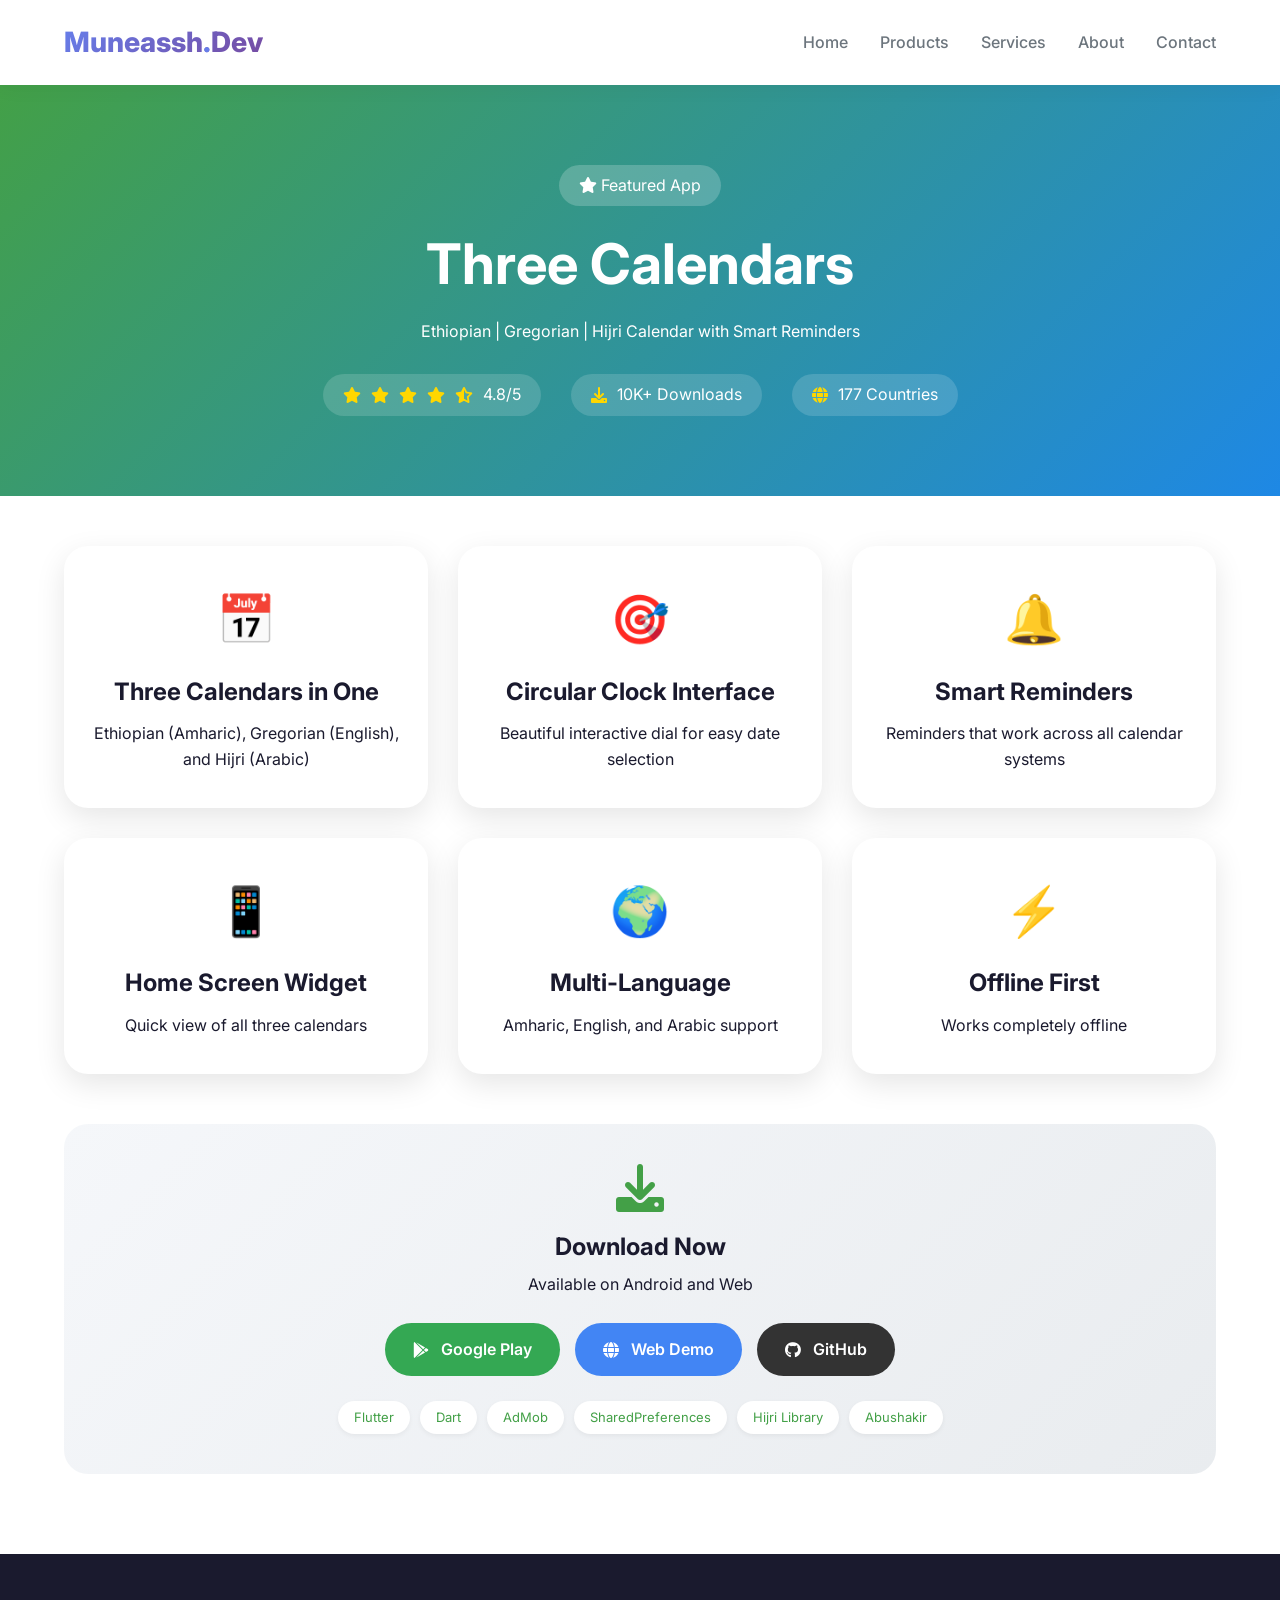
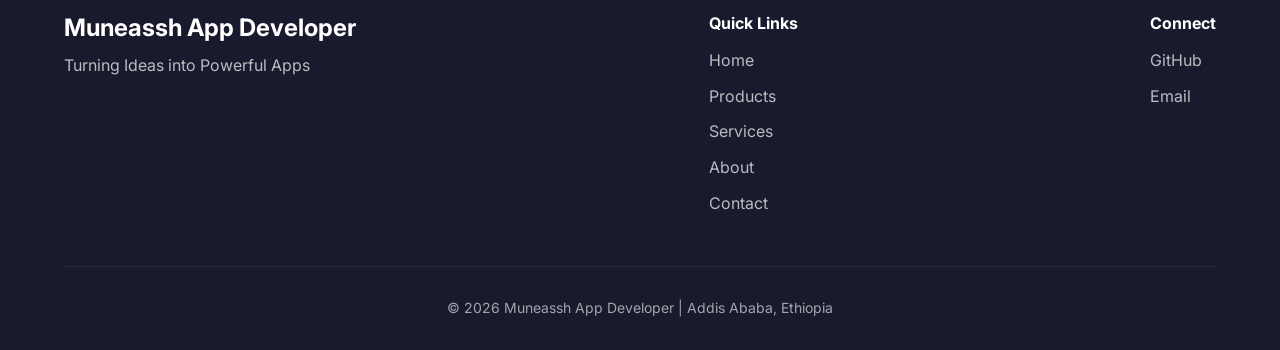
<file: products/index.html>
<!DOCTYPE html>
<html lang="en">
<head>
    <meta charset="UTF-8">
    <meta name="viewport" content="width=device-width, initial-scale=1.0">
    <title>Three Calendars - Ethiopian, Gregorian & Hijri Calendar | Muneassh</title>
    <meta name="description" content="Complete calendar app with Ethiopian (Amharic), Gregorian (English), and Hijri (Arabic) calendars. Smart reminders across all three calendar systems.">
    <meta name="keywords" content="ethiopian calendar, hijri calendar, gregorian calendar, ethiopian date today, hijri date today, islamic calendar, ethiopian months">
    <link href="https://fonts.googleapis.com/css2?family=Inter:wght@300;400;500;600;700;800&display=swap" rel="stylesheet">
    <link rel="stylesheet" href="https://cdnjs.cloudflare.com/ajax/libs/font-awesome/6.0.0/css/all.min.css">
    <link rel="stylesheet" href="../../assets/css/style.css">
    <style>
        .product-hero {
            background: linear-gradient(135deg, #43A047 0%, #1E88E5 100%);
            color: white;
            padding: 80px 0;
            text-align: center;
        }
        .product-hero h1 { font-size: 56px; margin-bottom: 20px; }
        .product-hero .hero-badge { display: inline-block; background: rgba(255,255,255,0.2); padding: 8px 20px; border-radius: 30px; margin-bottom: 25px; }
        .rating { display: flex; justify-content: center; gap: 30px; margin-top: 30px; flex-wrap: wrap; }
        .rating-item { display: flex; align-items: center; gap: 10px; background: rgba(255,255,255,0.15); padding: 8px 20px; border-radius: 40px; }
        .rating-item i { color: #FFD700; }
        .features-grid { display: grid; grid-template-columns: repeat(auto-fit, minmax(280px, 1fr)); gap: 30px; margin: 50px 0; }
        .feature-card { background: white; padding: 35px 25px; border-radius: 24px; text-align: center; box-shadow: var(--shadow); }
        .feature-icon { font-size: 48px; margin-bottom: 20px; }
        .download-section { background: linear-gradient(135deg, #f5f7fa 0%, #e9ecef 100%); padding: 40px; border-radius: 24px; text-align: center; margin: 50px 0; }
        .download-buttons { display: flex; gap: 15px; justify-content: center; flex-wrap: wrap; margin: 25px 0; }
        .btn-download { display: inline-flex; align-items: center; gap: 12px; padding: 14px 28px; border-radius: 50px; text-decoration: none; font-weight: 600; transition: all 0.3s; }
        .btn-download:hover { transform: translateY(-3px); box-shadow: 0 10px 25px rgba(0,0,0,0.2); }
        .btn-play { background: #34A853; color: white; }
        .btn-web { background: #4285F4; color: white; }
        .btn-github { background: #333; color: white; }
        .tech-stack { display: flex; flex-wrap: wrap; gap: 10px; justify-content: center; margin-top: 20px; }
        .tech-badge { background: white; padding: 6px 16px; border-radius: 30px; font-size: 13px; color: #43A047; box-shadow: 0 2px 5px rgba(0,0,0,0.05); }
        @media (max-width: 768px) {
            .product-hero h1 { font-size: 36px; }
            .features-grid { grid-template-columns: 1fr; }
        }
    </style>
</head>
<body>
    <header class="header">
        <div class="container">
            <nav class="nav">
                <div class="logo"><a href="../../index.html">Muneassh<span style="color: var(--primary);">.</span>Dev</a></div>
                <div class="nav-links">
                    <a href="../../index.html">Home</a>
                    <a href="../index.html">Products</a>
                    <a href="../../services/">Services</a>
                    <a href="../../about.html">About</a>
                    <a href="../../contact.html">Contact</a>
                </div>
            </nav>
        </div>
    </header>

    <div class="product-hero">
        <div class="container">
            <div class="hero-badge"><i class="fas fa-star"></i> Featured App</div>
            <h1>Three Calendars</h1>
            <p>Ethiopian | Gregorian | Hijri Calendar with Smart Reminders</p>
            <div class="rating">
                <div class="rating-item"><i class="fas fa-star"></i><i class="fas fa-star"></i><i class="fas fa-star"></i><i class="fas fa-star"></i><i class="fas fa-star-half-alt"></i><span>4.8/5</span></div>
                <div class="rating-item"><i class="fas fa-download"></i><span>10K+ Downloads</span></div>
                <div class="rating-item"><i class="fas fa-globe"></i><span>177 Countries</span></div>
            </div>
        </div>
    </div>

    <div class="container">
        <div class="features-grid">
            <div class="feature-card"><div class="feature-icon">📅</div><h3>Three Calendars in One</h3><p>Ethiopian (Amharic), Gregorian (English), and Hijri (Arabic)</p></div>
            <div class="feature-card"><div class="feature-icon">🎯</div><h3>Circular Clock Interface</h3><p>Beautiful interactive dial for easy date selection</p></div>
            <div class="feature-card"><div class="feature-icon">🔔</div><h3>Smart Reminders</h3><p>Reminders that work across all calendar systems</p></div>
            <div class="feature-card"><div class="feature-icon">📱</div><h3>Home Screen Widget</h3><p>Quick view of all three calendars</p></div>
            <div class="feature-card"><div class="feature-icon">🌍</div><h3>Multi-Language</h3><p>Amharic, English, and Arabic support</p></div>
            <div class="feature-card"><div class="feature-icon">⚡</div><h3>Offline First</h3><p>Works completely offline</p></div>
        </div>

        <div class="download-section">
            <i class="fas fa-download" style="font-size: 48px; color: #43A047;"></i>
            <h3 style="margin: 20px 0 10px;">Download Now</h3>
            <p>Available on Android and Web</p>
            <div class="download-buttons">
                <a href="https://play.google.com/store/apps/details?id=com.muneassh.ethiopiancalendar" class="btn-download btn-play" target="_blank"><i class="fab fa-google-play"></i> Google Play</a>
                <a href="demo/" class="btn-download btn-web"><i class="fas fa-globe"></i> Web Demo</a>
                <a href="https://github.com/muneassh/three_calendars" class="btn-download btn-github" target="_blank"><i class="fab fa-github"></i> GitHub</a>
            </div>
            <div class="tech-stack">
                <span class="tech-badge">Flutter</span><span class="tech-badge">Dart</span><span class="tech-badge">AdMob</span>
                <span class="tech-badge">SharedPreferences</span><span class="tech-badge">Hijri Library</span><span class="tech-badge">Abushakir</span>
            </div>
        </div>
    </div>

    <footer class="footer">
        <div class="container">
            <div class="footer-content">
                <div class="footer-info"><h3>Muneassh App Developer</h3><p>Turning Ideas into Powerful Apps</p></div>
                <div class="footer-links"><h4>Quick Links</h4><a href="../../index.html">Home</a><a href="../index.html">Products</a><a href="../../services/">Services</a><a href="../../about.html">About</a><a href="../../contact.html">Contact</a></div>
                <div class="footer-contact"><h4>Connect</h4><a href="https://github.com/muneassh">GitHub</a><a href="mailto:ahmedsuhaba@gmail.com">Email</a></div>
            </div>
            <div class="copyright"><p>© 2026 Muneassh App Developer | Addis Ababa, Ethiopia</p></div>
        </div>
    </footer>
</body>
</html>
</file>
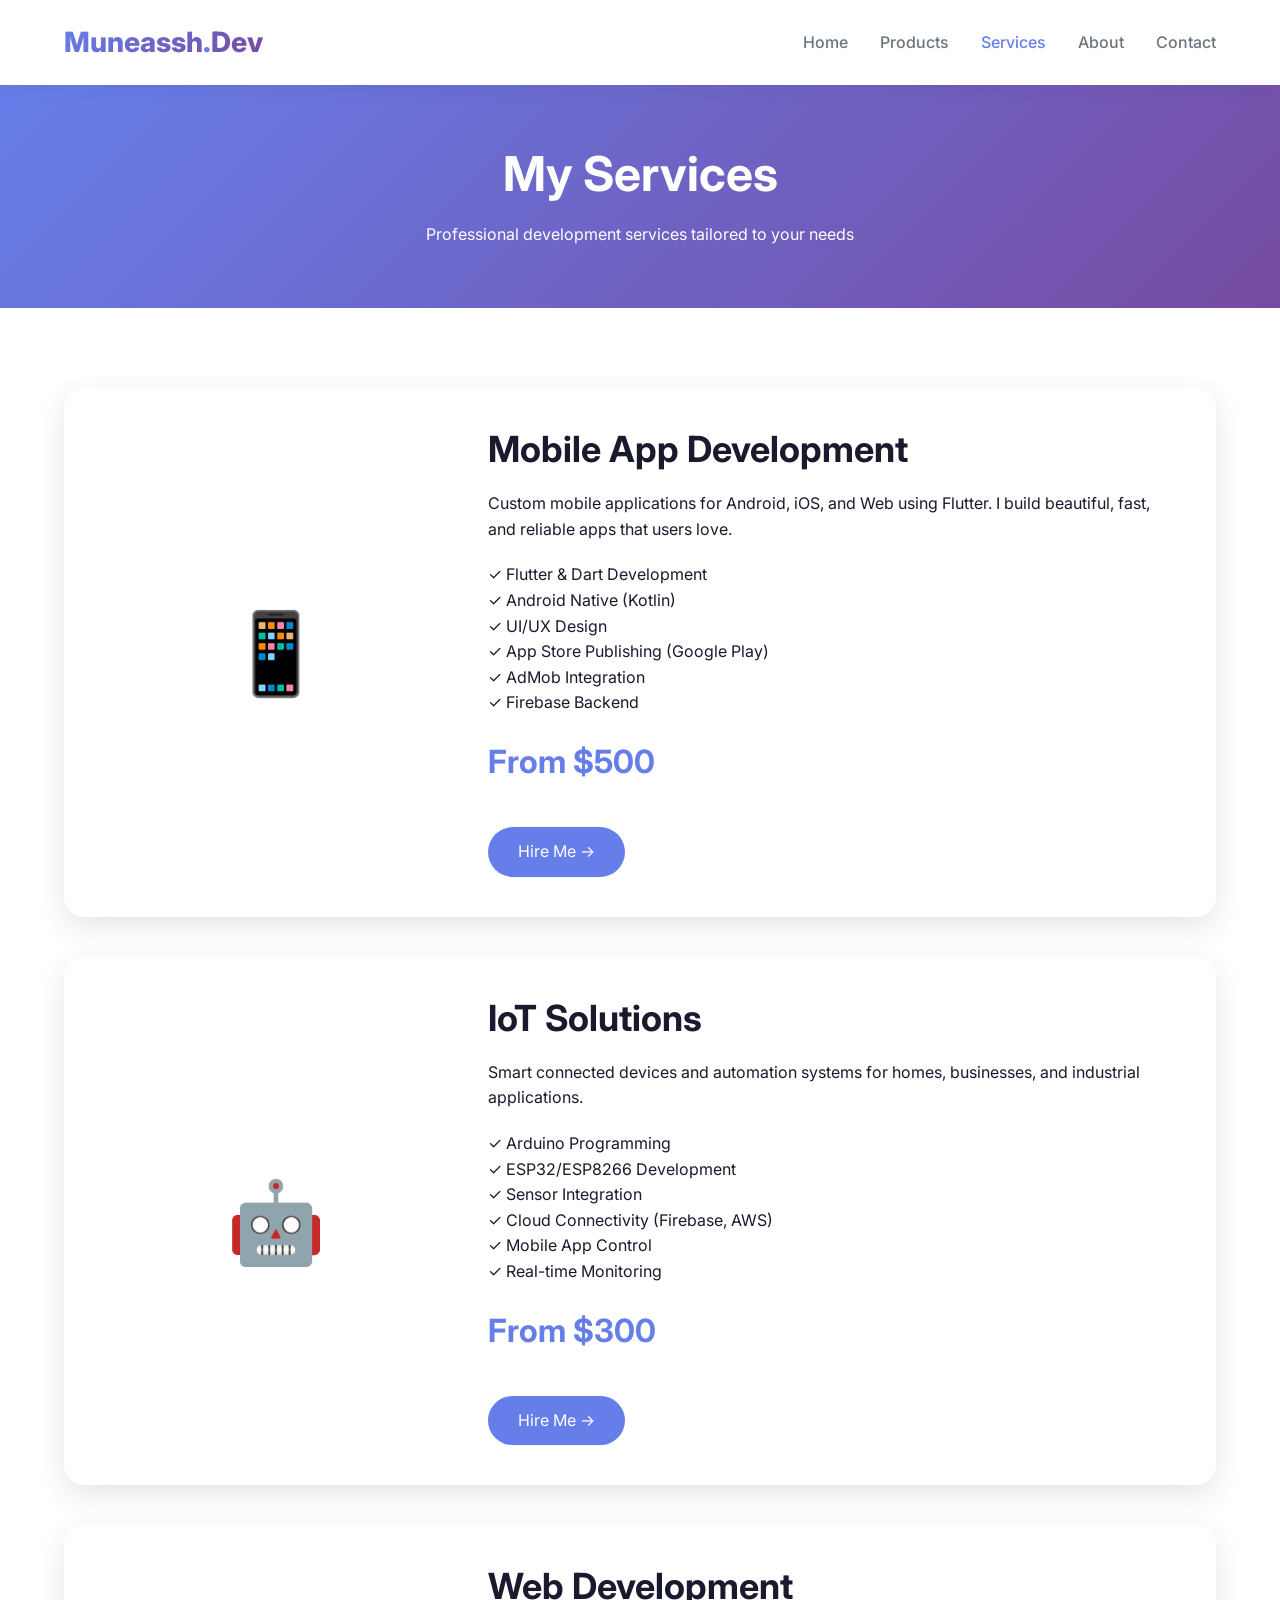
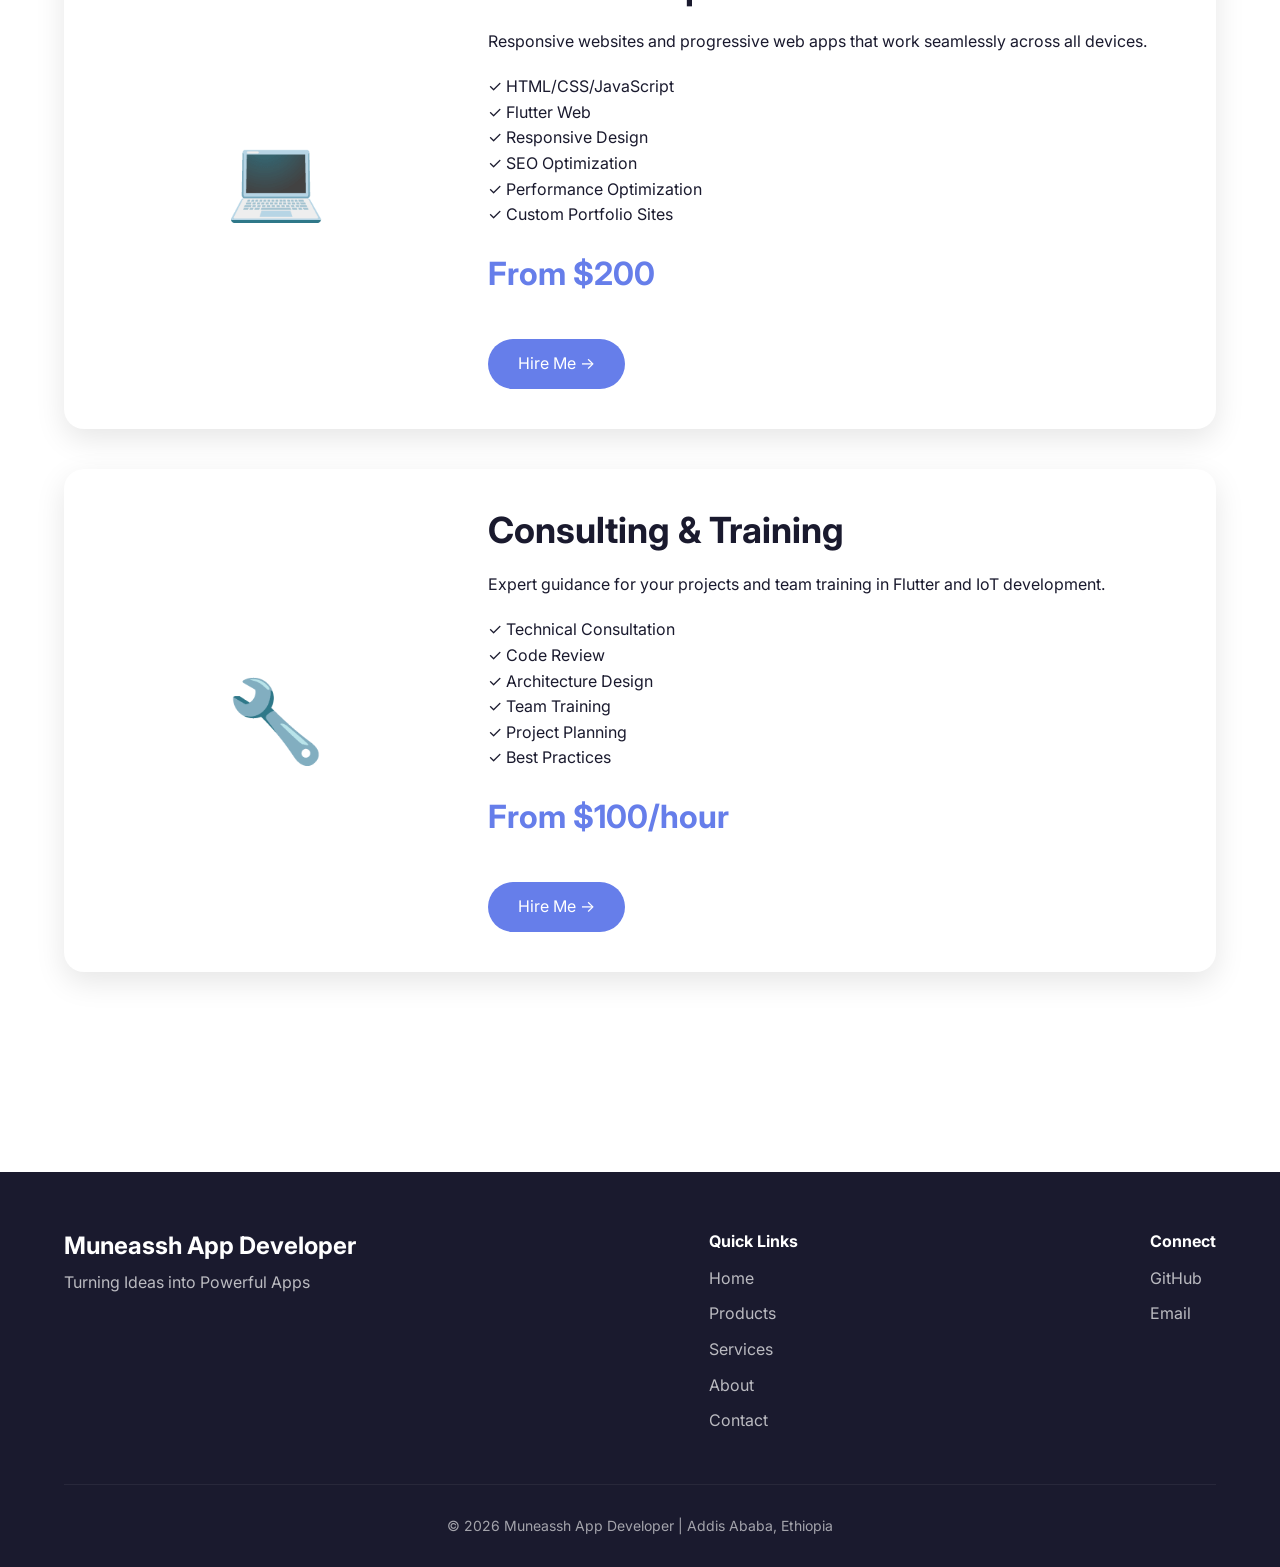
<file: services/index.html>
<!DOCTYPE html>
<html lang="en">
<head>
    <meta charset="UTF-8">
    <meta name="viewport" content="width=device-width, initial-scale=1.0">
    <title>Services - Muneassh App Developer</title>
    <meta name="description" content="Professional app development services including Flutter mobile apps, IoT solutions, web development, and consulting.">
    <link href="https://fonts.googleapis.com/css2?family=Inter:wght@300;400;500;600;700;800&display=swap" rel="stylesheet">
    <link rel="stylesheet" href="https://cdnjs.cloudflare.com/ajax/libs/font-awesome/6.0.0/css/all.min.css">
    <link rel="stylesheet" href="../assets/css/style.css">
    <style>
        .services-hero {
            background: linear-gradient(135deg, var(--primary), var(--secondary));
            color: white;
            padding: 60px 0;
            text-align: center;
        }
        .services-hero h1 { font-size: 48px; margin-bottom: 20px; }
        .service-detail { margin-bottom: 40px; background: white; border-radius: 20px; overflow: hidden; box-shadow: var(--shadow); }
        .service-detail-content { display: flex; align-items: center; gap: 40px; padding: 40px; }
        .service-detail-text { flex: 1; }
        .service-detail-icon { flex: 0.5; text-align: center; font-size: 80px; }
        .service-price { font-size: 32px; font-weight: bold; color: var(--primary); margin: 20px 0; }
        .btn-hire { background: var(--primary); color: white; padding: 12px 30px; border-radius: 30px; text-decoration: none; display: inline-block; margin-top: 20px; }
        @media (max-width: 768px) {
            .service-detail-content { flex-direction: column !important; text-align: center; }
            .service-detail-icon { order: -1; }
        }
    </style>
</head>
<body>
    <header class="header">
        <div class="container">
            <nav class="nav">
                <div class="logo"><a href="../index.html">Muneassh<span style="color: var(--primary);">.</span>Dev</a></div>
                <div class="nav-links">
                    <a href="../index.html">Home</a>
                    <a href="../products/">Products</a>
                    <a href="index.html" class="active">Services</a>
                    <a href="../about.html">About</a>
                    <a href="../contact.html">Contact</a>
                </div>
            </nav>
        </div>
    </header>

    <div class="services-hero">
        <div class="container">
            <h1>My Services</h1>
            <p>Professional development services tailored to your needs</p>
        </div>
    </div>

    <section class="section">
        <div class="container">
            <div class="service-detail">
                <div class="service-detail-content">
                    <div class="service-detail-icon">📱</div>
                    <div class="service-detail-text">
                        <h2>Mobile App Development</h2>
                        <p>Custom mobile applications for Android, iOS, and Web using Flutter. I build beautiful, fast, and reliable apps that users love.</p>
                        <ul style="margin: 20px 0; list-style: none;">
                            <li>✓ Flutter & Dart Development</li>
                            <li>✓ Android Native (Kotlin)</li>
                            <li>✓ UI/UX Design</li>
                            <li>✓ App Store Publishing (Google Play)</li>
                            <li>✓ AdMob Integration</li>
                            <li>✓ Firebase Backend</li>
                        </ul>
                        <div class="service-price">From $500</div>
                        <a href="../contact.html" class="btn-hire">Hire Me →</a>
                    </div>
                </div>
            </div>

            <div class="service-detail">
                <div class="service-detail-content">
                    <div class="service-detail-icon">🤖</div>
                    <div class="service-detail-text">
                        <h2>IoT Solutions</h2>
                        <p>Smart connected devices and automation systems for homes, businesses, and industrial applications.</p>
                        <ul style="margin: 20px 0; list-style: none;">
                            <li>✓ Arduino Programming</li>
                            <li>✓ ESP32/ESP8266 Development</li>
                            <li>✓ Sensor Integration</li>
                            <li>✓ Cloud Connectivity (Firebase, AWS)</li>
                            <li>✓ Mobile App Control</li>
                            <li>✓ Real-time Monitoring</li>
                        </ul>
                        <div class="service-price">From $300</div>
                        <a href="../contact.html" class="btn-hire">Hire Me →</a>
                    </div>
                </div>
            </div>

            <div class="service-detail">
                <div class="service-detail-content">
                    <div class="service-detail-icon">💻</div>
                    <div class="service-detail-text">
                        <h2>Web Development</h2>
                        <p>Responsive websites and progressive web apps that work seamlessly across all devices.</p>
                        <ul style="margin: 20px 0; list-style: none;">
                            <li>✓ HTML/CSS/JavaScript</li>
                            <li>✓ Flutter Web</li>
                            <li>✓ Responsive Design</li>
                            <li>✓ SEO Optimization</li>
                            <li>✓ Performance Optimization</li>
                            <li>✓ Custom Portfolio Sites</li>
                        </ul>
                        <div class="service-price">From $200</div>
                        <a href="../contact.html" class="btn-hire">Hire Me →</a>
                    </div>
                </div>
            </div>

            <div class="service-detail">
                <div class="service-detail-content">
                    <div class="service-detail-icon">🔧</div>
                    <div class="service-detail-text">
                        <h2>Consulting & Training</h2>
                        <p>Expert guidance for your projects and team training in Flutter and IoT development.</p>
                        <ul style="margin: 20px 0; list-style: none;">
                            <li>✓ Technical Consultation</li>
                            <li>✓ Code Review</li>
                            <li>✓ Architecture Design</li>
                            <li>✓ Team Training</li>
                            <li>✓ Project Planning</li>
                            <li>✓ Best Practices</li>
                        </ul>
                        <div class="service-price">From $100/hour</div>
                        <a href="../contact.html" class="btn-hire">Hire Me →</a>
                    </div>
                </div>
            </div>
        </div>
    </section>

    <footer class="footer">
        <div class="container">
            <div class="footer-content">
                <div class="footer-info"><h3>Muneassh App Developer</h3><p>Turning Ideas into Powerful Apps</p></div>
                <div class="footer-links"><h4>Quick Links</h4><a href="../index.html">Home</a><a href="../products/">Products</a><a href="index.html">Services</a><a href="../about.html">About</a><a href="../contact.html">Contact</a></div>
                <div class="footer-contact"><h4>Connect</h4><a href="https://github.com/muneassh">GitHub</a><a href="mailto:ahmedsuhaba@gmail.com">Email</a></div>
            </div>
            <div class="copyright"><p>© 2026 Muneassh App Developer | Addis Ababa, Ethiopia</p></div>
        </div>
    </footer>
</body>
</html>
</file>
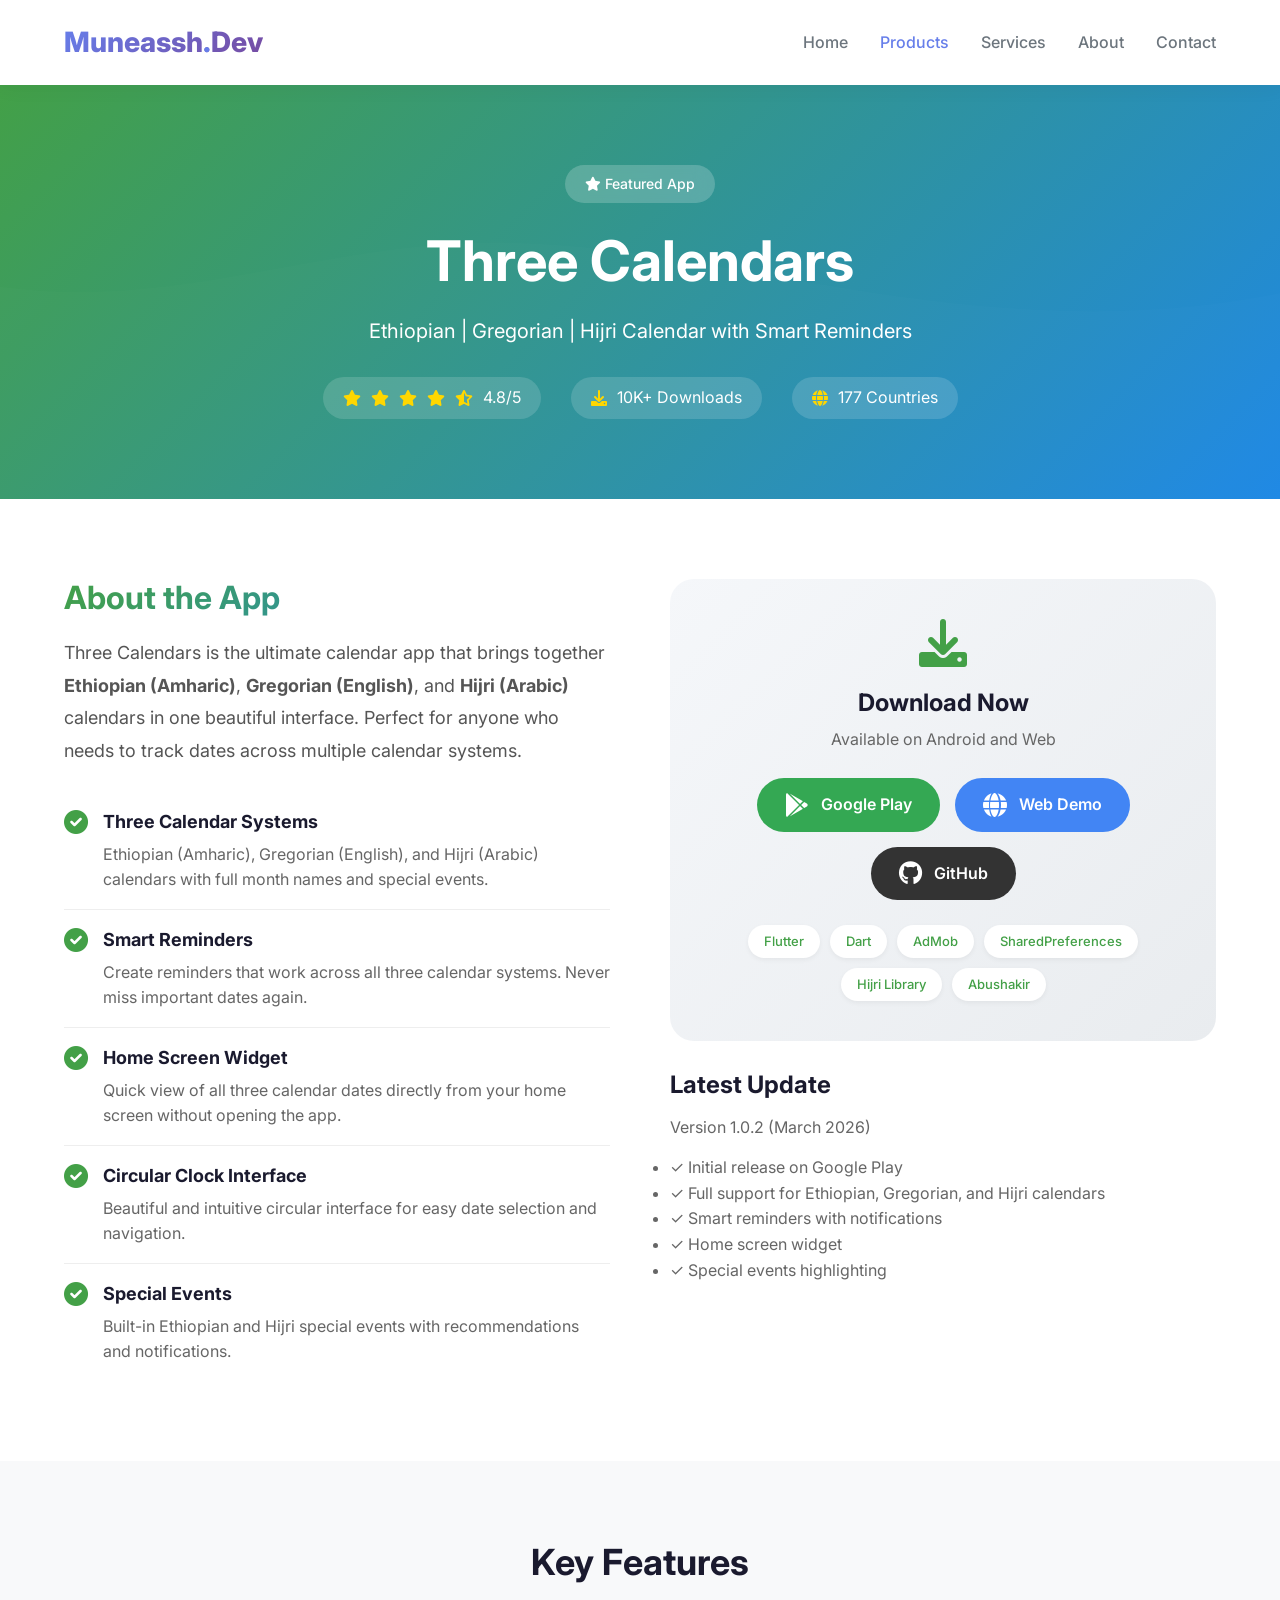
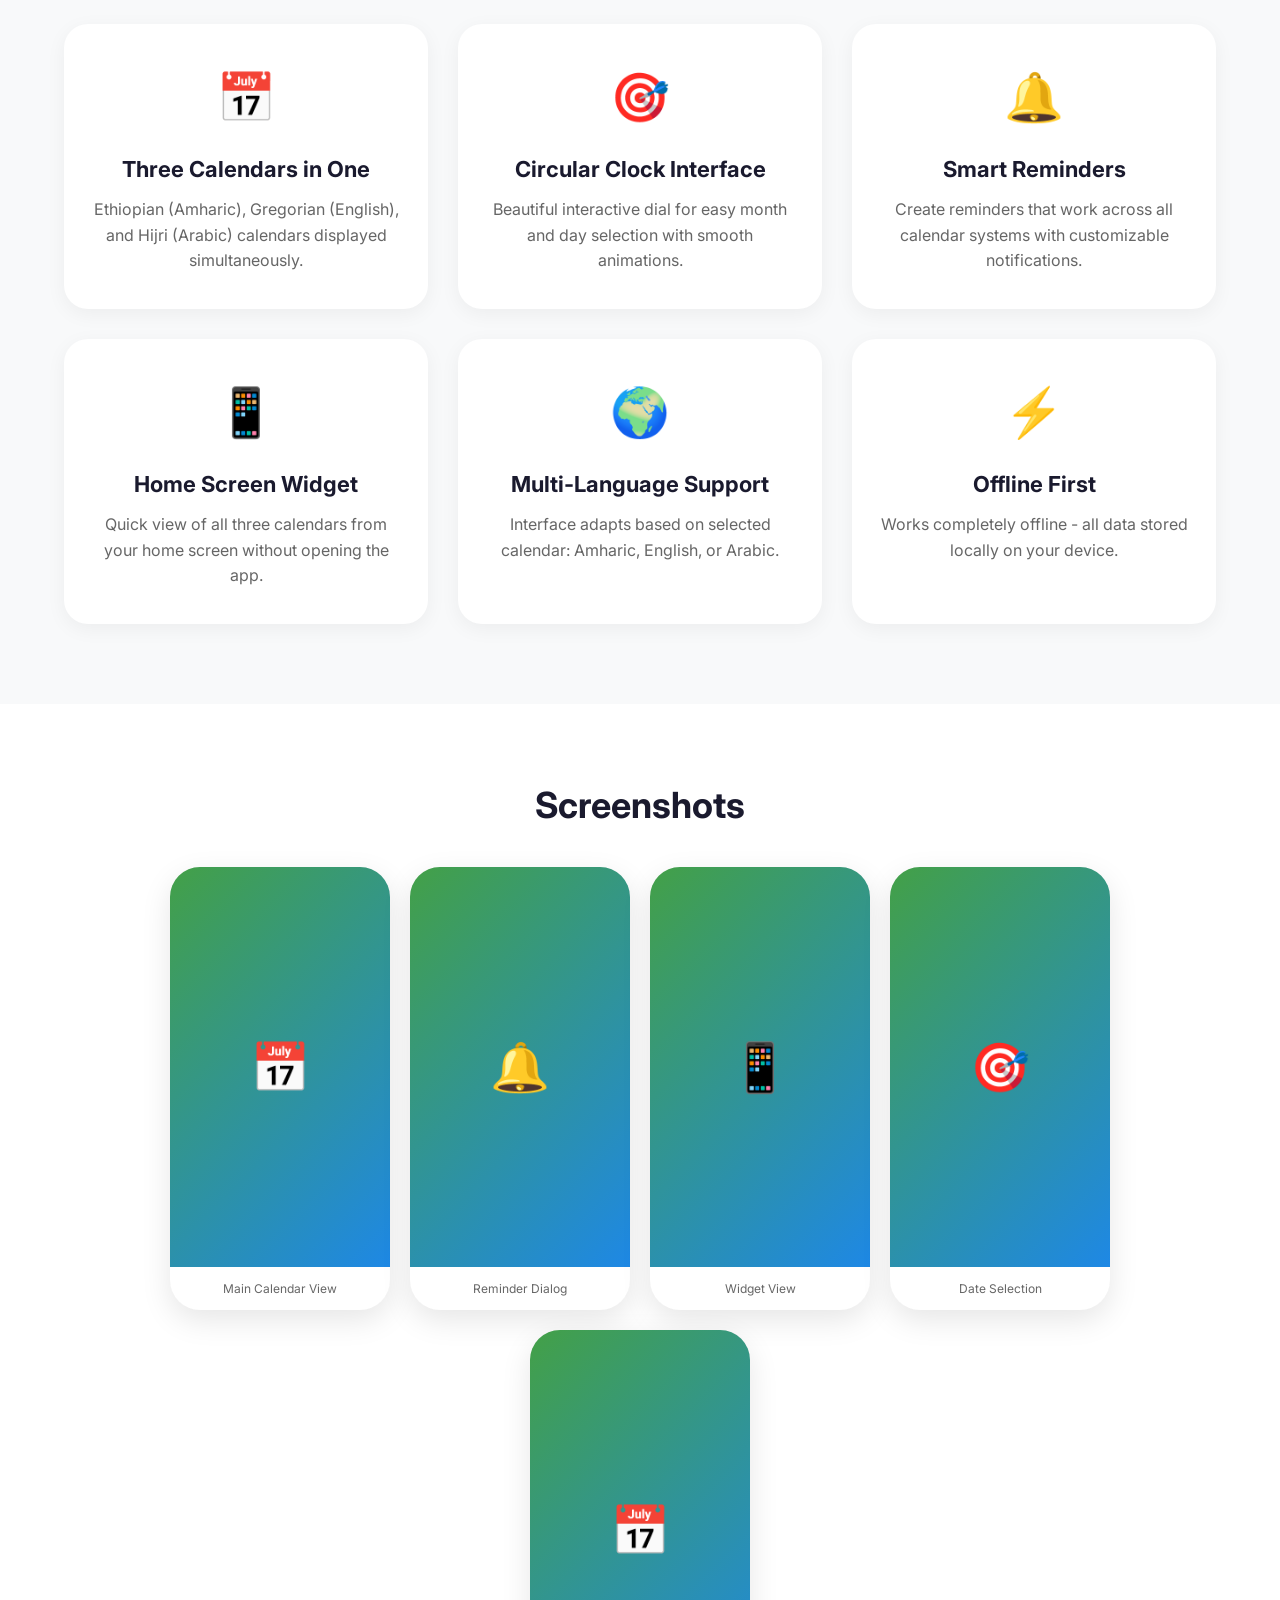
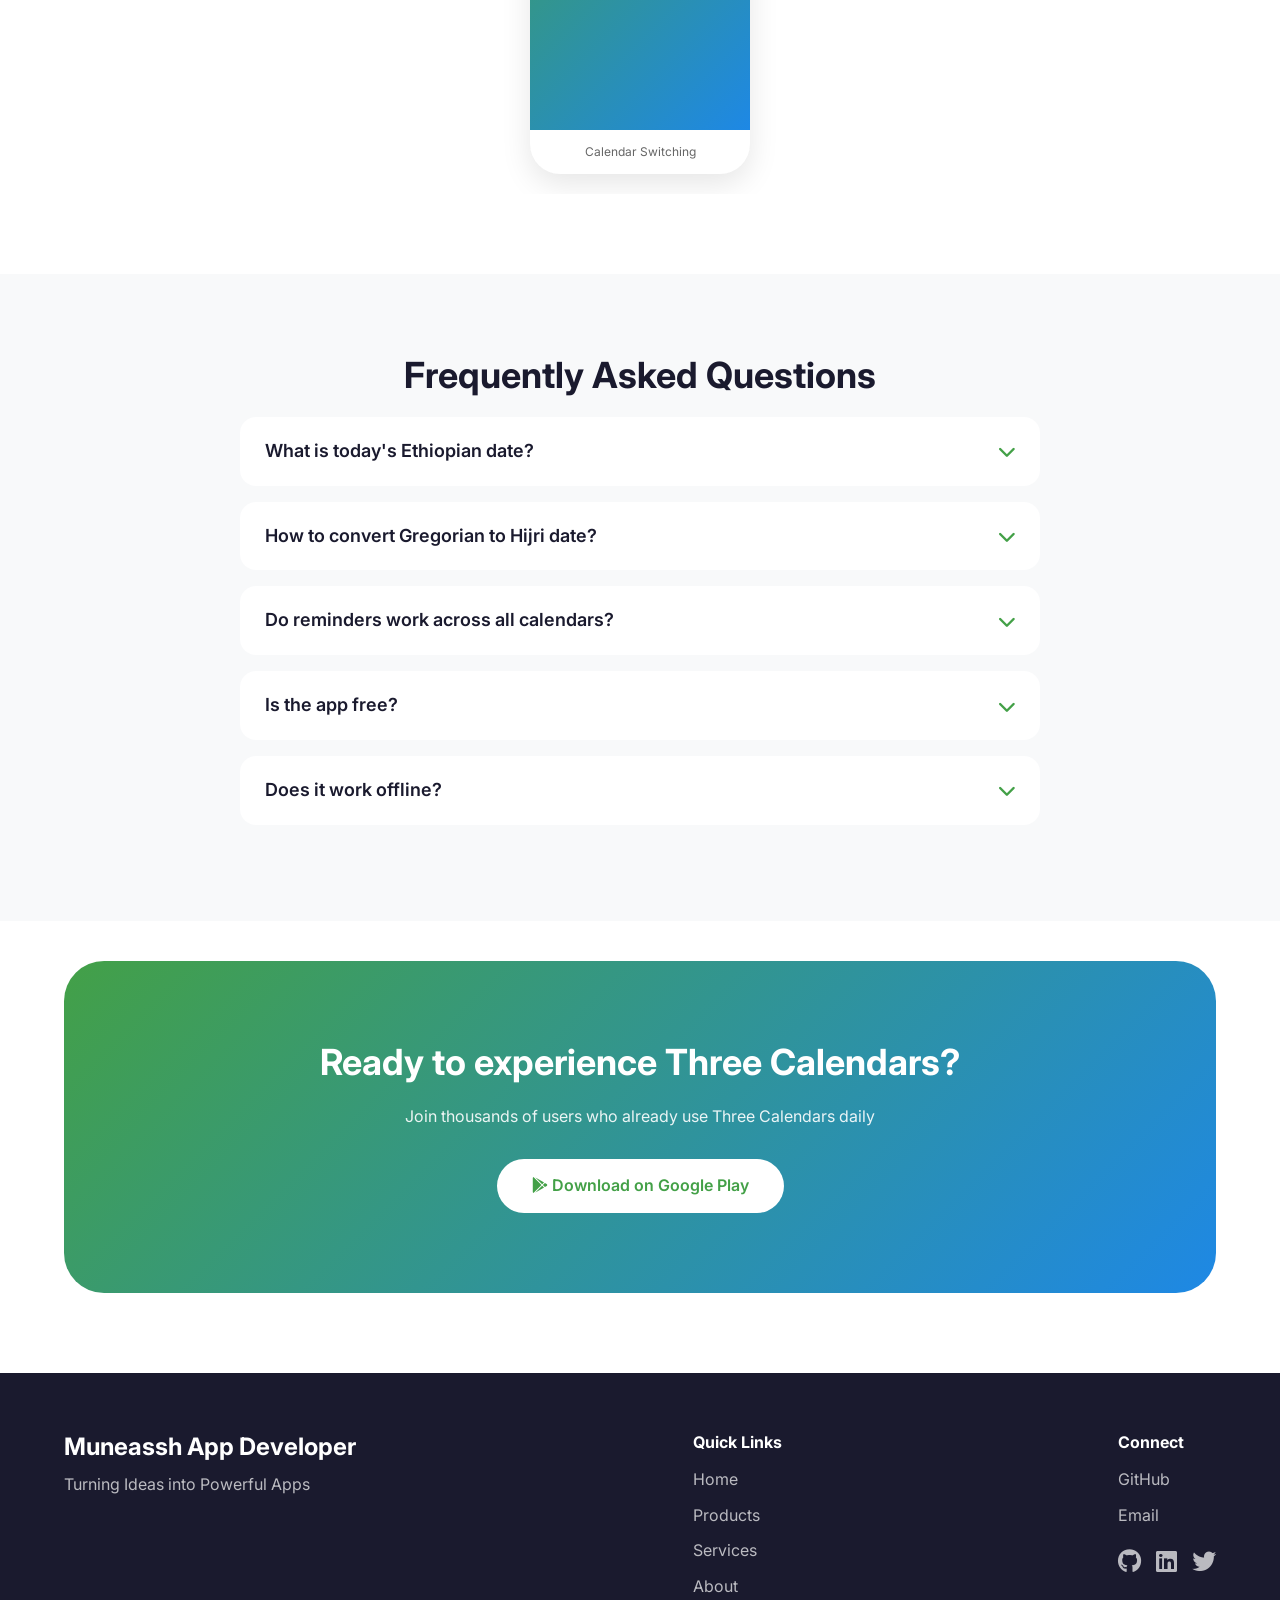
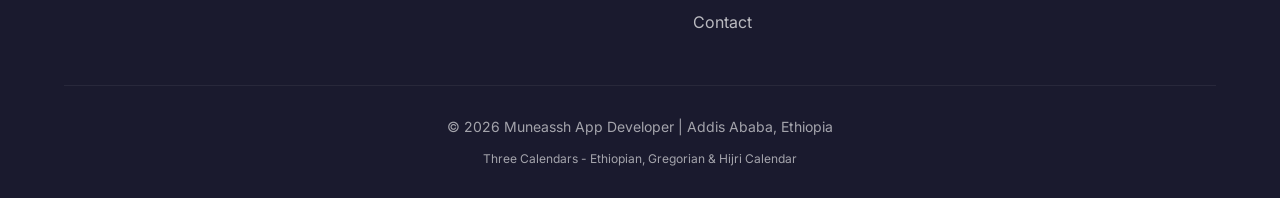
<file: products/three-calendars/index.html>
<!DOCTYPE html>
<html lang="en">
<head>
    <meta charset="UTF-8">
    <meta name="viewport" content="width=device-width, initial-scale=1.0, viewport-fit=cover">
    <title>Three Calendars - Ethiopian, Gregorian & Hijri Calendar | Muneassh</title>
    <meta name="description" content="Complete calendar app with Ethiopian (Amharic), Gregorian (English), and Hijri (Arabic) calendars. Smart reminders across all three calendar systems. Download now on Google Play.">
    <meta name="keywords" content="ethiopian calendar, hijri calendar, gregorian calendar, ethiopian date today, hijri date today, islamic calendar, ethiopian months, muslim calendar, calendar converter, date converter, reminders, ethiopian calendar app, hijri calendar app">
    <meta name="author" content="Ahmed Suhaba">
    <meta name="robots" content="index, follow">
    
    <!-- Open Graph / Social Media -->
    <meta property="og:title" content="Three Calendars - Ethiopian, Gregorian & Hijri Calendar">
    <meta property="og:description" content="The ultimate calendar app combining Ethiopian, Gregorian and Hijri calendars. Set reminders, get notifications, and never miss important dates.">
    <meta property="og:type" content="product">
    <meta property="og:url" content="https://muneassh.github.io/products/three-calendars/">
    <meta property="og:image" content="https://muneassh.github.io/assets/images/three-calendars-og.png">
    <meta property="og:site_name" content="Muneassh App Developer">
    
    <!-- Twitter Card -->
    <meta name="twitter:card" content="summary_large_image">
    <meta name="twitter:title" content="Three Calendars - Ethiopian, Gregorian & Hijri Calendar">
    <meta name="twitter:description" content="Three calendar systems in one beautiful app with smart reminders and widgets.">
    <meta name="twitter:image" content="https://muneassh.github.io/assets/images/three-calendars-twitter.png">
    
    <!-- Canonical URL -->
    <link rel="canonical" href="https://muneassh.github.io/products/three-calendars/">
    
    <!-- Favicon -->
    <link rel="icon" type="image/png" href="../../assets/images/favicon.png">
    
    <!-- Google Fonts -->
    <link href="https://fonts.googleapis.com/css2?family=Inter:wght@300;400;500;600;700;800&display=swap" rel="stylesheet">
    
    <!-- Font Awesome -->
    <link rel="stylesheet" href="https://cdnjs.cloudflare.com/ajax/libs/font-awesome/6.0.0/css/all.min.css">
    
    <!-- Main Stylesheet -->
    <link rel="stylesheet" href="../../assets/css/style.css">
    
    <style>
        /* Product Page Specific Styles */
        .product-hero {
            background: linear-gradient(135deg, #43A047 0%, #1E88E5 100%);
            color: white;
            padding: 80px 0;
            text-align: center;
            position: relative;
            overflow: hidden;
        }
        
        .product-hero::before {
            content: "";
            position: absolute;
            top: 0;
            left: 0;
            right: 0;
            bottom: 0;
            background: url('data:image/svg+xml,<svg xmlns="http://www.w3.org/2000/svg" viewBox="0 0 1440 320"><path fill="rgba(255,255,255,0.1)" fill-opacity="1" d="M0,96L48,112C96,128,192,160,288,160C384,160,480,128,576,122.7C672,117,768,139,864,154.7C960,171,1056,181,1152,170.7C1248,160,1344,128,1392,112L1440,96L1440,320L1392,320C1344,320,1248,320,1152,320C1056,320,960,320,864,320C768,320,672,320,576,320C480,320,384,320,288,320C192,320,96,320,48,320L0,320Z"></path></svg>') no-repeat bottom;
            background-size: cover;
            opacity: 0.1;
            pointer-events: none;
        }
        
        .product-hero h1 {
            font-size: 56px;
            margin-bottom: 20px;
            animation: fadeInUp 0.6s ease-out;
        }
        
        .product-hero .hero-badge {
            display: inline-block;
            background: rgba(255,255,255,0.2);
            padding: 8px 20px;
            border-radius: 30px;
            font-size: 14px;
            font-weight: 500;
            margin-bottom: 25px;
            backdrop-filter: blur(10px);
        }
        
        .product-hero p {
            font-size: 20px;
            max-width: 700px;
            margin: 0 auto 30px;
            opacity: 0.95;
            animation: fadeInUp 0.6s ease-out 0.1s both;
        }
        
        .rating {
            display: flex;
            justify-content: center;
            gap: 30px;
            margin-top: 30px;
            flex-wrap: wrap;
            animation: fadeInUp 0.6s ease-out 0.2s both;
        }
        
        .rating-item {
            display: flex;
            align-items: center;
            gap: 10px;
            background: rgba(255,255,255,0.15);
            padding: 8px 20px;
            border-radius: 40px;
            backdrop-filter: blur(10px);
        }
        
        .rating-item i {
            color: #FFD700;
        }
        
        .product-details {
            padding: 80px 0;
        }
        
        .product-info-grid {
            display: grid;
            grid-template-columns: 1fr 1fr;
            gap: 60px;
            align-items: start;
        }
        
        .info-section h2 {
            font-size: 32px;
            margin-bottom: 20px;
            background: linear-gradient(135deg, #43A047, #1E88E5);
            -webkit-background-clip: text;
            background-clip: text;
            color: transparent;
        }
        
        .feature-list {
            list-style: none;
            padding: 0;
        }
        
        .feature-list li {
            padding: 16px 0;
            display: flex;
            align-items: flex-start;
            gap: 15px;
            border-bottom: 1px solid #eee;
        }
        
        .feature-list li:last-child {
            border-bottom: none;
        }
        
        .feature-list li i {
            color: #43A047;
            font-size: 24px;
            margin-top: 2px;
        }
        
        .feature-list li strong {
            display: block;
            margin-bottom: 5px;
            font-size: 18px;
        }
        
        .feature-list li span {
            color: #666;
            line-height: 1.5;
        }
        
        .download-section {
            background: linear-gradient(135deg, #f5f7fa 0%, #e9ecef 100%);
            padding: 40px;
            border-radius: 24px;
            text-align: center;
        }
        
        .download-buttons {
            display: flex;
            gap: 15px;
            justify-content: center;
            flex-wrap: wrap;
            margin: 25px 0;
        }
        
        .btn-download {
            display: inline-flex;
            align-items: center;
            gap: 12px;
            padding: 14px 28px;
            border-radius: 50px;
            text-decoration: none;
            font-weight: 600;
            transition: all 0.3s ease;
        }
        
        .btn-download i {
            font-size: 24px;
        }
        
        .btn-download:hover {
            transform: translateY(-3px);
            box-shadow: 0 10px 25px rgba(0,0,0,0.2);
        }
        
        .btn-play {
            background: #34A853;
            color: white;
        }
        
        .btn-web {
            background: #4285F4;
            color: white;
        }
        
        .btn-github {
            background: #333;
            color: white;
        }
        
        .tech-stack {
            display: flex;
            flex-wrap: wrap;
            gap: 10px;
            justify-content: center;
            margin-top: 20px;
        }
        
        .tech-badge {
            background: white;
            padding: 6px 16px;
            border-radius: 30px;
            font-size: 13px;
            font-weight: 500;
            color: #43A047;
            box-shadow: 0 2px 5px rgba(0,0,0,0.05);
        }
        
        .features-showcase {
            background: #f8f9fa;
            padding: 80px 0;
        }
        
        .features-grid {
            display: grid;
            grid-template-columns: repeat(auto-fit, minmax(280px, 1fr));
            gap: 30px;
            margin-top: 40px;
        }
        
        .feature-card {
            background: white;
            padding: 35px 25px;
            border-radius: 24px;
            text-align: center;
            transition: all 0.3s ease;
            box-shadow: 0 5px 20px rgba(0,0,0,0.05);
        }
        
        .feature-card:hover {
            transform: translateY(-5px);
            box-shadow: 0 15px 35px rgba(0,0,0,0.1);
        }
        
        .feature-icon {
            font-size: 48px;
            margin-bottom: 20px;
        }
        
        .feature-card h3 {
            margin-bottom: 15px;
            font-size: 22px;
        }
        
        .feature-card p {
            color: #666;
            line-height: 1.6;
        }
        
        .screenshots-section {
            padding: 80px 0;
        }
        
        .screenshots-grid {
            display: flex;
            gap: 20px;
            overflow-x: auto;
            padding: 20px 0;
            justify-content: center;
            flex-wrap: wrap;
        }
        
        .screenshot {
            width: 220px;
            background: #f0f0f0;
            border-radius: 30px;
            overflow: hidden;
            box-shadow: 0 10px 30px rgba(0,0,0,0.1);
            transition: transform 0.3s;
        }
        
        .screenshot:hover {
            transform: translateY(-5px);
        }
        
        .screenshot-img {
            height: 400px;
            background: linear-gradient(135deg, #43A047, #1E88E5);
            display: flex;
            align-items: center;
            justify-content: center;
            color: white;
            font-size: 48px;
        }
        
        .screenshot-caption {
            padding: 12px;
            text-align: center;
            background: white;
            font-size: 12px;
            color: #666;
        }
        
        .faq-section {
            padding: 80px 0;
            background: #f8f9fa;
        }
        
        .faq-grid {
            max-width: 800px;
            margin: 0 auto;
        }
        
        .faq-item {
            background: white;
            border-radius: 16px;
            margin-bottom: 16px;
            overflow: hidden;
        }
        
        .faq-question {
            padding: 20px 25px;
            font-weight: 600;
            font-size: 18px;
            cursor: pointer;
            display: flex;
            justify-content: space-between;
            align-items: center;
            background: white;
            transition: background 0.3s;
        }
        
        .faq-question:hover {
            background: #f9f9f9;
        }
        
        .faq-question i {
            color: #43A047;
            transition: transform 0.3s;
        }
        
        .faq-answer {
            padding: 0 25px;
            max-height: 0;
            overflow: hidden;
            transition: max-height 0.3s ease, padding 0.3s ease;
            color: #666;
            line-height: 1.6;
        }
        
        .faq-item.active .faq-answer {
            padding: 0 25px 20px 25px;
            max-height: 200px;
        }
        
        .faq-item.active .faq-question i {
            transform: rotate(180deg);
        }
        
        .cta-section {
            background: linear-gradient(135deg, #43A047, #1E88E5);
            color: white;
            text-align: center;
            padding: 80px 20px;
            margin-top: 40px;
            border-radius: 40px;
        }
        
        .cta-section h2 {
            color: white;
            margin-bottom: 20px;
        }
        
        .cta-section p {
            margin-bottom: 30px;
            opacity: 0.9;
        }
        
        .btn-cta {
            background: white;
            color: #43A047;
            padding: 14px 35px;
            border-radius: 50px;
            text-decoration: none;
            font-weight: 600;
            display: inline-block;
            transition: all 0.3s;
        }
        
        .btn-cta:hover {
            transform: translateY(-2px);
            box-shadow: 0 10px 25px rgba(0,0,0,0.2);
        }
        
        @keyframes fadeInUp {
            from {
                opacity: 0;
                transform: translateY(30px);
            }
            to {
                opacity: 1;
                transform: translateY(0);
            }
        }
        
        @media (max-width: 768px) {
            .product-hero h1 { font-size: 36px; }
            .product-hero p { font-size: 18px; }
            .product-info-grid { grid-template-columns: 1fr; gap: 40px; }
            .screenshot { width: 180px; }
            .screenshot-img { height: 320px; }
        }
    </style>
</head>
<body>
    <!-- Header -->
    <header class="header">
        <div class="container">
            <nav class="nav">
                <div class="logo">
                    <a href="../../index.html">Muneassh<span style="color: var(--primary);">.</span>Dev</a>
                </div>
                <div class="nav-links">
                    <a href="../../index.html">Home</a>
                    <a href="../index.html" class="active">Products</a>
                    <a href="../../services/">Services</a>
                    <a href="../../about.html">About</a>
                    <a href="../../contact.html">Contact</a>
                </div>
            </nav>
        </div>
    </header>

    <!-- Product Hero Section -->
    <section class="product-hero">
        <div class="container">
            <div class="hero-badge">
                <i class="fas fa-star"></i> Featured App
            </div>
            <h1>Three Calendars</h1>
            <p>Ethiopian | Gregorian | Hijri Calendar with Smart Reminders</p>
            <div class="rating">
                <div class="rating-item">
                    <i class="fas fa-star"></i>
                    <i class="fas fa-star"></i>
                    <i class="fas fa-star"></i>
                    <i class="fas fa-star"></i>
                    <i class="fas fa-star-half-alt"></i>
                    <span>4.8/5</span>
                </div>
                <div class="rating-item">
                    <i class="fas fa-download"></i>
                    <span>10K+ Downloads</span>
                </div>
                <div class="rating-item">
                    <i class="fas fa-globe"></i>
                    <span>177 Countries</span>
                </div>
            </div>
        </div>
    </section>

    <!-- Product Details Section -->
    <section class="product-details">
        <div class="container">
            <div class="product-info-grid">
                <div class="info-section">
                    <h2>About the App</h2>
                    <p style="font-size: 18px; color: #555; line-height: 1.8; margin-bottom: 25px;">
                        Three Calendars is the ultimate calendar app that brings together <strong>Ethiopian (Amharic)</strong>, 
                        <strong>Gregorian (English)</strong>, and <strong>Hijri (Arabic)</strong> calendars in one beautiful interface. 
                        Perfect for anyone who needs to track dates across multiple calendar systems.
                    </p>
                    <ul class="feature-list">
                        <li>
                            <i class="fas fa-check-circle"></i>
                            <div>
                                <strong>Three Calendar Systems</strong>
                                <span>Ethiopian (Amharic), Gregorian (English), and Hijri (Arabic) calendars with full month names and special events.</span>
                            </div>
                        </li>
                        <li>
                            <i class="fas fa-check-circle"></i>
                            <div>
                                <strong>Smart Reminders</strong>
                                <span>Create reminders that work across all three calendar systems. Never miss important dates again.</span>
                            </div>
                        </li>
                        <li>
                            <i class="fas fa-check-circle"></i>
                            <div>
                                <strong>Home Screen Widget</strong>
                                <span>Quick view of all three calendar dates directly from your home screen without opening the app.</span>
                            </div>
                        </li>
                        <li>
                            <i class="fas fa-check-circle"></i>
                            <div>
                                <strong>Circular Clock Interface</strong>
                                <span>Beautiful and intuitive circular interface for easy date selection and navigation.</span>
                            </div>
                        </li>
                        <li>
                            <i class="fas fa-check-circle"></i>
                            <div>
                                <strong>Special Events</strong>
                                <span>Built-in Ethiopian and Hijri special events with recommendations and notifications.</span>
                            </div>
                        </li>
                    </ul>
                </div>
                
                <div class="info-section">
                    <div class="download-section">
                        <i class="fas fa-download" style="font-size: 48px; color: #43A047;"></i>
                        <h3 style="margin: 20px 0 10px;">Download Now</h3>
                        <p style="color: #666;">Available on Android and Web</p>
                        <div class="download-buttons">
                            <a href="https://play.google.com/store/apps/details?id=com.muneassh.ethiopiancalendar" class="btn-download btn-play" target="_blank">
                                <i class="fab fa-google-play"></i>
                                Google Play
                            </a>
                            <a href="demo/" class="btn-download btn-web">
                                <i class="fas fa-globe"></i>
                                Web Demo
                            </a>
                            <a href="https://github.com/muneassh/three_calendars" class="btn-download btn-github" target="_blank">
                                <i class="fab fa-github"></i>
                                GitHub
                            </a>
                        </div>
                        <div class="tech-stack">
                            <span class="tech-badge">Flutter</span>
                            <span class="tech-badge">Dart</span>
                            <span class="tech-badge">AdMob</span>
                            <span class="tech-badge">SharedPreferences</span>
                            <span class="tech-badge">Hijri Library</span>
                            <span class="tech-badge">Abushakir</span>
                        </div>
                    </div>
                    
                    <div style="margin-top: 30px;">
                        <h3>Latest Update</h3>
                        <p style="color: #666;">Version 1.0.2 (March 2026)</p>
                        <ul style="margin-top: 15px; color: #666;">
                            <li>✓ Initial release on Google Play</li>
                            <li>✓ Full support for Ethiopian, Gregorian, and Hijri calendars</li>
                            <li>✓ Smart reminders with notifications</li>
                            <li>✓ Home screen widget</li>
                            <li>✓ Special events highlighting</li>
                        </ul>
                    </div>
                </div>
            </div>
        </div>
    </section>

    <!-- Features Showcase -->
    <section class="features-showcase">
        <div class="container">
            <h2 style="text-align: center;">Key Features</h2>
            <div class="features-grid">
                <div class="feature-card">
                    <div class="feature-icon">📅</div>
                    <h3>Three Calendars in One</h3>
                    <p>Ethiopian (Amharic), Gregorian (English), and Hijri (Arabic) calendars displayed simultaneously.</p>
                </div>
                <div class="feature-card">
                    <div class="feature-icon">🎯</div>
                    <h3>Circular Clock Interface</h3>
                    <p>Beautiful interactive dial for easy month and day selection with smooth animations.</p>
                </div>
                <div class="feature-card">
                    <div class="feature-icon">🔔</div>
                    <h3>Smart Reminders</h3>
                    <p>Create reminders that work across all calendar systems with customizable notifications.</p>
                </div>
                <div class="feature-card">
                    <div class="feature-icon">📱</div>
                    <h3>Home Screen Widget</h3>
                    <p>Quick view of all three calendars from your home screen without opening the app.</p>
                </div>
                <div class="feature-card">
                    <div class="feature-icon">🌍</div>
                    <h3>Multi-Language Support</h3>
                    <p>Interface adapts based on selected calendar: Amharic, English, or Arabic.</p>
                </div>
                <div class="feature-card">
                    <div class="feature-icon">⚡</div>
                    <h3>Offline First</h3>
                    <p>Works completely offline - all data stored locally on your device.</p>
                </div>
            </div>
        </div>
    </section>

    <!-- Screenshots Section -->
    <section class="screenshots-section">
        <div class="container">
            <h2 style="text-align: center;">Screenshots</h2>
            <div class="screenshots-grid">
                <div class="screenshot">
                    <div class="screenshot-img">📅</div>
                    <div class="screenshot-caption">Main Calendar View</div>
                </div>
                <div class="screenshot">
                    <div class="screenshot-img">🔔</div>
                    <div class="screenshot-caption">Reminder Dialog</div>
                </div>
                <div class="screenshot">
                    <div class="screenshot-img">📱</div>
                    <div class="screenshot-caption">Widget View</div>
                </div>
                <div class="screenshot">
                    <div class="screenshot-img">🎯</div>
                    <div class="screenshot-caption">Date Selection</div>
                </div>
                <div class="screenshot">
                    <div class="screenshot-img">📅</div>
                    <div class="screenshot-caption">Calendar Switching</div>
                </div>
            </div>
        </div>
    </section>

    <!-- FAQ Section -->
    <section class="faq-section">
        <div class="container">
            <h2 style="text-align: center;">Frequently Asked Questions</h2>
            <div class="faq-grid">
                <div class="faq-item">
                    <div class="faq-question">
                        What is today's Ethiopian date?
                        <i class="fas fa-chevron-down"></i>
                    </div>
                    <div class="faq-answer">
                        The app automatically shows today's Ethiopian date in Amharic, including the month (Meskerem to Pagume) and year. You can view it instantly when opening the app.
                    </div>
                </div>
                <div class="faq-item">
                    <div class="faq-question">
                        How to convert Gregorian to Hijri date?
                        <i class="fas fa-chevron-down"></i>
                    </div>
                    <div class="faq-answer">
                        Simply select any date in Gregorian calendar and the app will instantly show the equivalent Hijri date. The circular clock interface makes it easy to navigate through dates.
                    </div>
                </div>
                <div class="faq-item">
                    <div class="faq-question">
                        Do reminders work across all calendars?
                        <i class="fas fa-chevron-down"></i>
                    </div>
                    <div class="faq-answer">
                        Yes! When you create a reminder, it automatically works across all three calendar systems. You'll receive notifications regardless of which calendar you're viewing.
                    </div>
                </div>
                <div class="faq-item">
                    <div class="faq-question">
                        Is the app free?
                        <i class="fas fa-chevron-down"></i>
                    </div>
                    <div class="faq-answer">
                        Yes, the app is completely free to download and use. It includes ads to support continued development, but all features are available without payment.
                    </div>
                </div>
                <div class="faq-item">
                    <div class="faq-question">
                        Does it work offline?
                        <i class="fas fa-chevron-down"></i>
                    </div>
                    <div class="faq-answer">
                        Yes! The app works completely offline. All data, including reminders and calendar calculations, are stored locally on your device.
                    </div>
                </div>
            </div>
        </div>
    </section>

    <!-- CTA Section -->
    <section class="container">
        <div class="cta-section">
            <h2>Ready to experience Three Calendars?</h2>
            <p>Join thousands of users who already use Three Calendars daily</p>
            <a href="https://play.google.com/store/apps/details?id=com.muneassh.ethiopiancalendar" class="btn-cta" target="_blank">
                <i class="fab fa-google-play"></i> Download on Google Play
            </a>
        </div>
    </section>

    <!-- Footer -->
    <footer class="footer">
        <div class="container">
            <div class="footer-content">
                <div class="footer-info">
                    <h3>Muneassh App Developer</h3>
                    <p>Turning Ideas into Powerful Apps</p>
                </div>
                <div class="footer-links">
                    <h4>Quick Links</h4>
                    <a href="../../index.html">Home</a>
                    <a href="../index.html">Products</a>
                    <a href="../../services/">Services</a>
                    <a href="../../about.html">About</a>
                    <a href="../../contact.html">Contact</a>
                </div>
                <div class="footer-contact">
                    <h4>Connect</h4>
                    <a href="https://github.com/muneassh" target="_blank">GitHub</a>
                    <a href="mailto:ahmedsuhaba@gmail.com">Email</a>
                    <div class="social-links">
                        <a href="https://github.com/muneassh" target="_blank"><i class="fab fa-github"></i></a>
                        <a href="https://linkedin.com/in/muneassh" target="_blank"><i class="fab fa-linkedin"></i></a>
                        <a href="https://twitter.com/muneassh" target="_blank"><i class="fab fa-twitter"></i></a>
                    </div>
                </div>
            </div>
            <div class="copyright">
                <p>© 2026 Muneassh App Developer | Addis Ababa, Ethiopia</p>
                <p style="font-size: 12px; margin-top: 10px;">Three Calendars - Ethiopian, Gregorian & Hijri Calendar</p>
            </div>
        </div>
    </footer>

    <!-- FAQ Accordion Script -->
    <script>
        document.querySelectorAll('.faq-question').forEach(question => {
            question.addEventListener('click', () => {
                const faqItem = question.parentElement;
                faqItem.classList.toggle('active');
            });
        });
    </script>
</body>
</html>
</file>
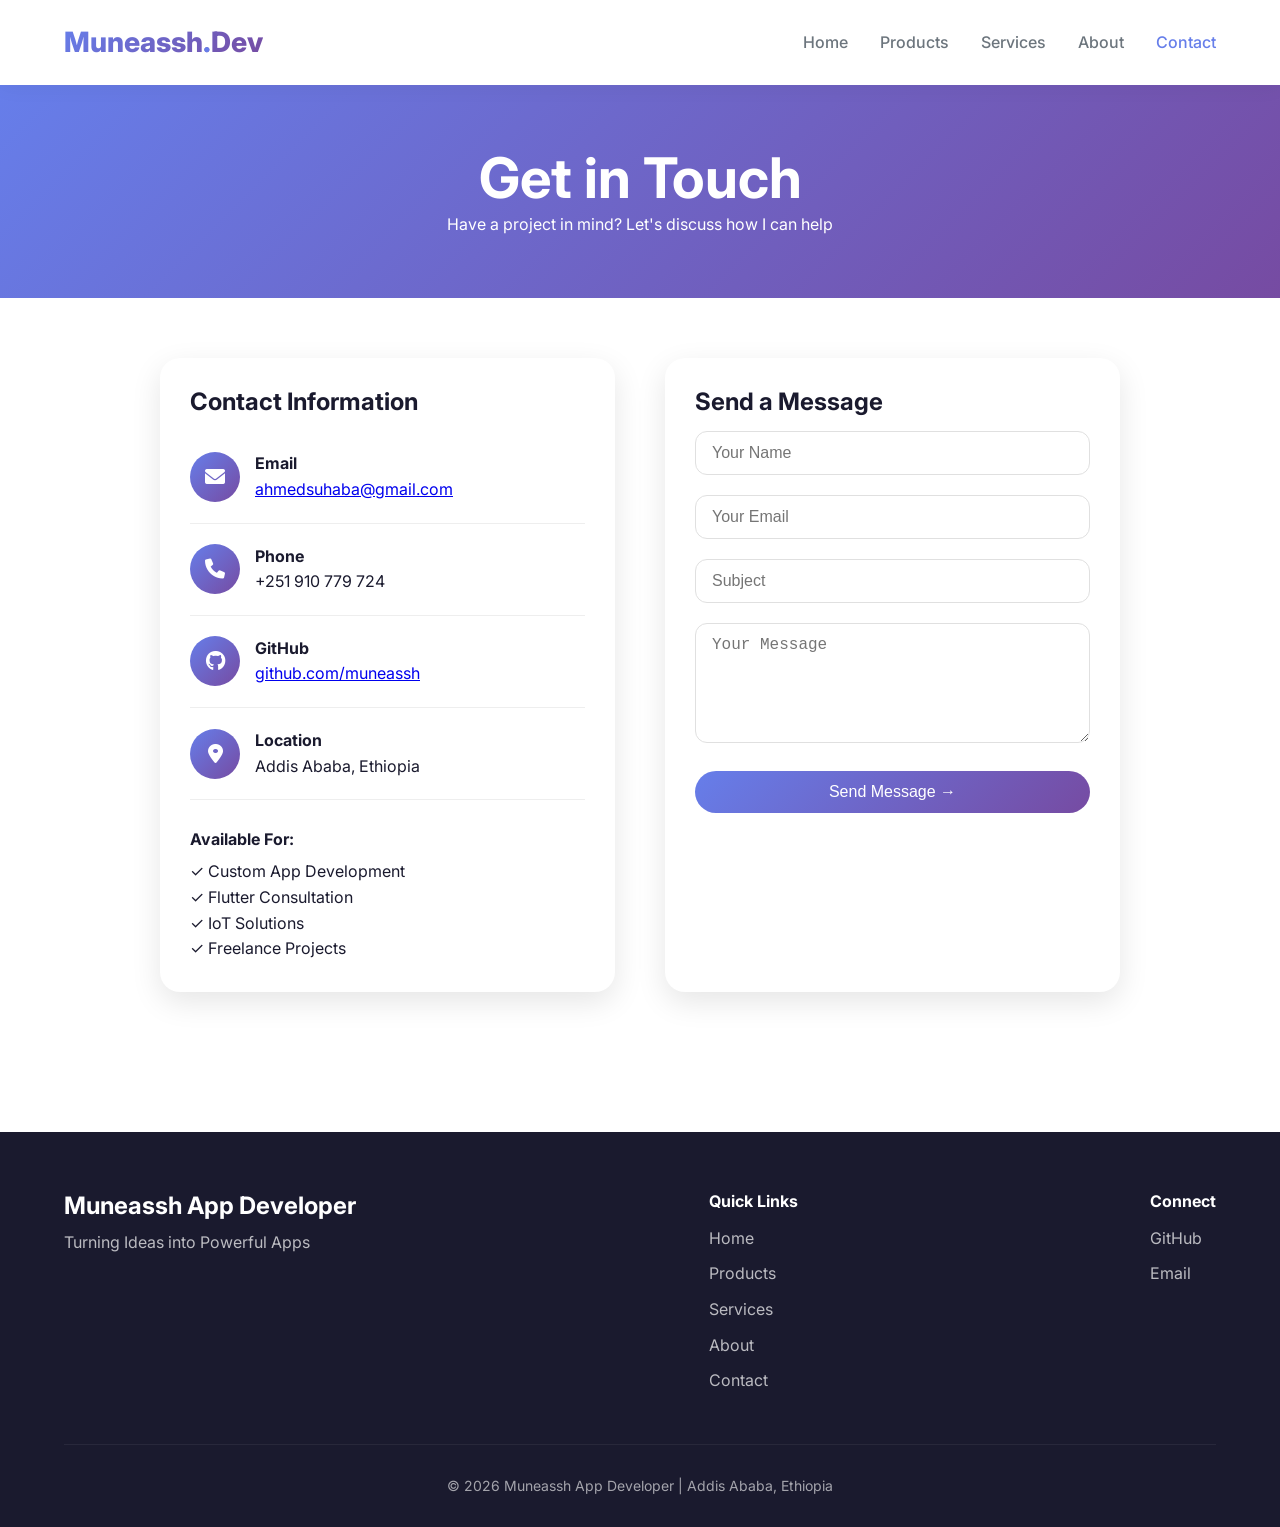
<file: contact.html>
<!DOCTYPE html>
<html lang="en">
<head>
    <meta charset="UTF-8">
    <meta name="viewport" content="width=device-width, initial-scale=1.0">
    <title>Contact - Muneassh App Developer</title>
    <link href="https://fonts.googleapis.com/css2?family=Inter:wght@300;400;500;600;700;800&display=swap" rel="stylesheet">
    <link rel="stylesheet" href="https://cdnjs.cloudflare.com/ajax/libs/font-awesome/6.0.0/css/all.min.css">
    <link rel="stylesheet" href="assets/css/style.css">
    <style>
        .contact-hero {
            background: linear-gradient(135deg, var(--primary), var(--secondary));
            color: white;
            padding: 60px 0;
            text-align: center;
        }
        .contact-grid {
            display: grid;
            grid-template-columns: 1fr 1fr;
            gap: 50px;
            padding: 60px 20px;
            max-width: 1000px;
            margin: 0 auto;
        }
        .contact-info-card {
            background: white;
            padding: 30px;
            border-radius: 20px;
            box-shadow: var(--shadow);
        }
        .contact-method {
            display: flex;
            align-items: center;
            gap: 15px;
            padding: 20px 0;
            border-bottom: 1px solid #eee;
        }
        .contact-method:last-child { border-bottom: none; }
        .contact-icon {
            width: 50px;
            height: 50px;
            background: linear-gradient(135deg, var(--primary), var(--secondary));
            border-radius: 50%;
            display: flex;
            align-items: center;
            justify-content: center;
            color: white;
            font-size: 20px;
        }
        .contact-form {
            background: white;
            padding: 30px;
            border-radius: 20px;
            box-shadow: var(--shadow);
        }
        .form-group { margin-bottom: 20px; }
        .form-group input, .form-group textarea {
            width: 100%;
            padding: 12px 16px;
            border: 1px solid #e0e0e0;
            border-radius: 12px;
            font-size: 16px;
        }
        .form-group textarea { min-height: 120px; resize: vertical; }
        .btn-submit {
            background: linear-gradient(135deg, var(--primary), var(--secondary));
            color: white;
            padding: 12px 30px;
            border-radius: 30px;
            border: none;
            font-size: 16px;
            cursor: pointer;
            width: 100%;
        }
        @media (max-width: 768px) { .contact-grid { grid-template-columns: 1fr; } }
    </style>
</head>
<body>
    <header class="header">
        <div class="container">
            <nav class="nav">
                <div class="logo"><a href="index.html">Muneassh<span style="color: var(--primary);">.</span>Dev</a></div>
                <div class="nav-links">
                    <a href="index.html">Home</a>
                    <a href="products/">Products</a>
                    <a href="services/">Services</a>
                    <a href="about.html">About</a>
                    <a href="contact.html" class="active">Contact</a>
                </div>
            </nav>
        </div>
    </header>

    <div class="contact-hero">
        <div class="container">
            <h1>Get in Touch</h1>
            <p>Have a project in mind? Let's discuss how I can help</p>
        </div>
    </div>

    <div class="contact-grid">
        <div class="contact-info-card">
            <h3>Contact Information</h3>
            <div class="contact-method">
                <div class="contact-icon"><i class="fas fa-envelope"></i></div>
                <div><strong>Email</strong><br><a href="mailto:ahmedsuhaba@gmail.com">ahmedsuhaba@gmail.com</a></div>
            </div>
            <div class="contact-method">
                <div class="contact-icon"><i class="fas fa-phone"></i></div>
                <div><strong>Phone</strong><br>+251 910 779 724</div>
            </div>
            <div class="contact-method">
                <div class="contact-icon"><i class="fab fa-github"></i></div>
                <div><strong>GitHub</strong><br><a href="https://github.com/muneassh">github.com/muneassh</a></div>
            </div>
            <div class="contact-method">
                <div class="contact-icon"><i class="fas fa-map-marker-alt"></i></div>
                <div><strong>Location</strong><br>Addis Ababa, Ethiopia</div>
            </div>
            <div style="margin-top: 30px;">
                <h4>Available For:</h4>
                <ul style="list-style: none; margin-top: 10px;">
                    <li>✓ Custom App Development</li>
                    <li>✓ Flutter Consultation</li>
                    <li>✓ IoT Solutions</li>
                    <li>✓ Freelance Projects</li>
                </ul>
            </div>
        </div>

        <div class="contact-form">
            <h3>Send a Message</h3>
            <form action="https://formspree.io/f/YOUR_FORM_ID" method="POST">
                <div class="form-group">
                    <input type="text" name="name" placeholder="Your Name" required>
                </div>
                <div class="form-group">
                    <input type="email" name="email" placeholder="Your Email" required>
                </div>
                <div class="form-group">
                    <input type="text" name="subject" placeholder="Subject">
                </div>
                <div class="form-group">
                    <textarea name="message" placeholder="Your Message" required></textarea>
                </div>
                <button type="submit" class="btn-submit">Send Message →</button>
            </form>
        </div>
    </div>

    <footer class="footer">
        <div class="container">
            <div class="footer-content">
                <div class="footer-info"><h3>Muneassh App Developer</h3><p>Turning Ideas into Powerful Apps</p></div>
                <div class="footer-links"><h4>Quick Links</h4><a href="index.html">Home</a><a href="products/">Products</a><a href="services/">Services</a><a href="about.html">About</a><a href="contact.html">Contact</a></div>
                <div class="footer-contact"><h4>Connect</h4><a href="https://github.com/muneassh">GitHub</a><a href="mailto:ahmedsuhaba@gmail.com">Email</a></div>
            </div>
            <div class="copyright"><p>© 2026 Muneassh App Developer | Addis Ababa, Ethiopia</p></div>
        </div>
    </footer>
</body>
</html>
</file>
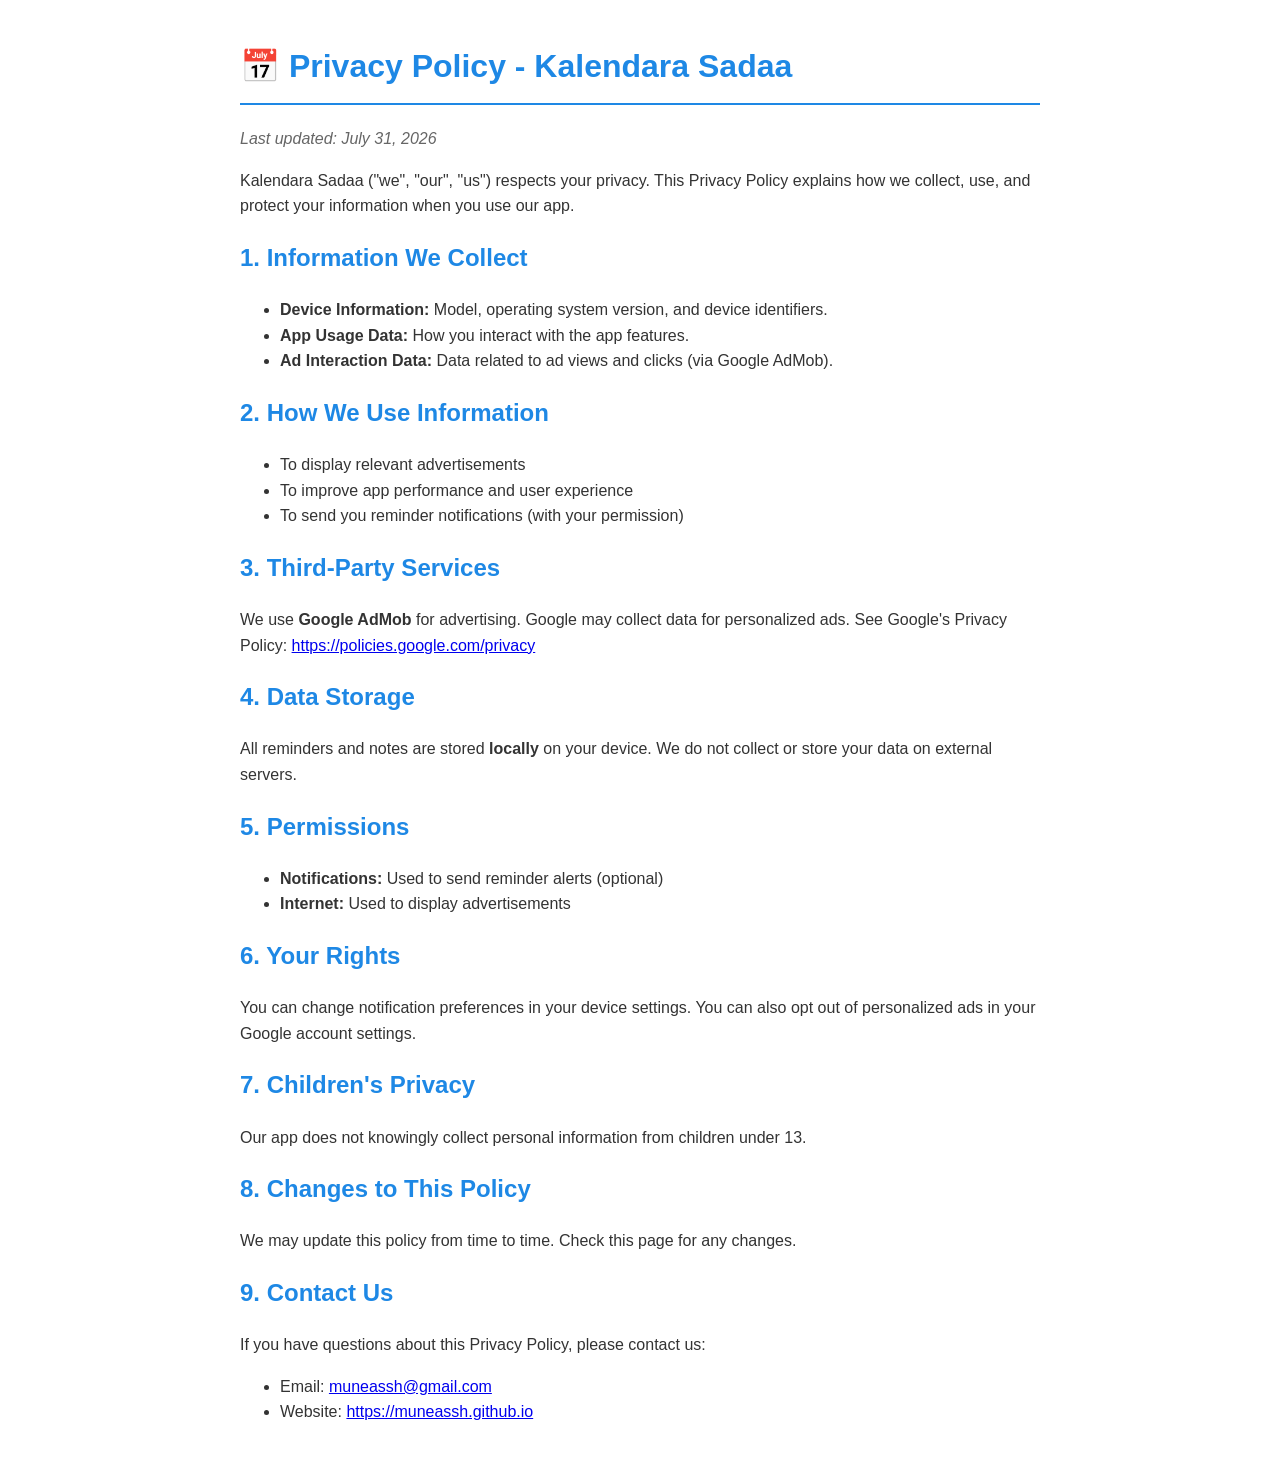
<file: privacy-policy.html>
<!DOCTYPE html>
<html lang="en">
<head>
    <meta charset="UTF-8">
    <meta name="viewport" content="width=device-width, initial-scale=1.0">
    <title>Privacy Policy - Kalendara Sadaa</title>
    <style>
        body {
            font-family: Arial, sans-serif;
            max-width: 800px;
            margin: 0 auto;
            padding: 20px;
            line-height: 1.6;
            color: #333;
        }
        h1, h2 {
            color: #1E88E5;
        }
        h1 {
            border-bottom: 2px solid #1E88E5;
            padding-bottom: 10px;
        }
        .date {
            color: #666;
            font-style: italic;
        }
    </style>
</head>
<body>
    <h1>📅 Privacy Policy - Kalendara Sadaa</h1>
    <p class="date">Last updated: July 31, 2026</p>

    <p>Kalendara Sadaa ("we", "our", "us") respects your privacy. This Privacy Policy explains how we collect, use, and protect your information when you use our app.</p>

    <h2>1. Information We Collect</h2>
    <ul>
        <li><strong>Device Information:</strong> Model, operating system version, and device identifiers.</li>
        <li><strong>App Usage Data:</strong> How you interact with the app features.</li>
        <li><strong>Ad Interaction Data:</strong> Data related to ad views and clicks (via Google AdMob).</li>
    </ul>

    <h2>2. How We Use Information</h2>
    <ul>
        <li>To display relevant advertisements</li>
        <li>To improve app performance and user experience</li>
        <li>To send you reminder notifications (with your permission)</li>
    </ul>

    <h2>3. Third-Party Services</h2>
    <p>We use <strong>Google AdMob</strong> for advertising. Google may collect data for personalized ads. See Google's Privacy Policy: <a href="https://policies.google.com/privacy" target="_blank">https://policies.google.com/privacy</a></p>

    <h2>4. Data Storage</h2>
    <p>All reminders and notes are stored <strong>locally</strong> on your device. We do not collect or store your data on external servers.</p>

    <h2>5. Permissions</h2>
    <ul>
        <li><strong>Notifications:</strong> Used to send reminder alerts (optional)</li>
        <li><strong>Internet:</strong> Used to display advertisements</li>
    </ul>

    <h2>6. Your Rights</h2>
    <p>You can change notification preferences in your device settings. You can also opt out of personalized ads in your Google account settings.</p>

    <h2>7. Children's Privacy</h2>
    <p>Our app does not knowingly collect personal information from children under 13.</p>

    <h2>8. Changes to This Policy</h2>
    <p>We may update this policy from time to time. Check this page for any changes.</p>

    <h2>9. Contact Us</h2>
    <p>If you have questions about this Privacy Policy, please contact us:</p>
    <ul>
        <li>Email: <a href="mailto:muneassh@gmail.com">muneassh@gmail.com</a></li>
        <li>Website: <a href="https://muneassh.github.io" target="_blank">https://muneassh.github.io</a></li>
    </ul>
</body>
</html>
</file>
<file: assets/css/style.css>
/* ============================================
   Muneassh App Developer - Main Stylesheet
   ============================================ */

:root {
    --primary: #667eea;
    --primary-dark: #5a67d8;
    --secondary: #764ba2;
    --accent: #43A047;
    --dark: #1a1a2e;
    --light: #f8f9fa;
    --gray: #6c757d;
    --white: #ffffff;
    --shadow: 0 10px 30px rgba(0,0,0,0.1);
    --shadow-hover: 0 20px 40px rgba(0,0,0,0.15);
}

* {
    margin: 0;
    padding: 0;
    box-sizing: border-box;
}

body {
    font-family: 'Inter', -apple-system, BlinkMacSystemFont, 'Segoe UI', Roboto, sans-serif;
    color: var(--dark);
    line-height: 1.6;
    overflow-x: hidden;
}

/* Typography */
h1, h2, h3, h4, h5, h6 {
    font-weight: 700;
    line-height: 1.2;
}

h1 { font-size: 56px; }
h2 { font-size: 36px; margin-bottom: 20px; }
h3 { font-size: 24px; margin-bottom: 15px; }

/* Layout */
.container {
    max-width: 1200px;
    margin: 0 auto;
    padding: 0 24px;
}

.section {
    padding: 80px 0;
}

.section-title {
    text-align: center;
    font-size: 36px;
    margin-bottom: 50px;
    background: linear-gradient(135deg, var(--primary), var(--secondary));
    -webkit-background-clip: text;
    background-clip: text;
    color: transparent;
}

/* Header & Navigation */
.header {
    background: rgba(255,255,255,0.95);
    backdrop-filter: blur(10px);
    position: sticky;
    top: 0;
    z-index: 1000;
    box-shadow: 0 2px 20px rgba(0,0,0,0.05);
}

.nav {
    display: flex;
    justify-content: space-between;
    align-items: center;
    padding: 20px 0;
    flex-wrap: wrap;
    gap: 20px;
}

.logo {
    font-size: 28px;
    font-weight: 800;
}

.logo a {
    text-decoration: none;
    background: linear-gradient(135deg, var(--primary), var(--secondary));
    -webkit-background-clip: text;
    background-clip: text;
    color: transparent;
}

.nav-links {
    display: flex;
    gap: 32px;
    align-items: center;
    flex-wrap: wrap;
}

.nav-links a {
    text-decoration: none;
    color: var(--gray);
    font-weight: 500;
    transition: color 0.3s;
}

.nav-links a:hover,
.nav-links a.active {
    color: var(--primary);
}

/* Buttons */
.btn {
    display: inline-block;
    padding: 12px 28px;
    border-radius: 30px;
    text-decoration: none;
    font-weight: 600;
    transition: all 0.3s ease;
    cursor: pointer;
    border: none;
    font-size: 16px;
}

.btn-primary {
    background: linear-gradient(135deg, var(--primary), var(--secondary));
    color: var(--white);
}

.btn-primary:hover {
    transform: translateY(-2px);
    box-shadow: var(--shadow);
}

.btn-outline {
    border: 2px solid var(--primary);
    color: var(--primary);
    background: transparent;
}

.btn-outline:hover {
    background: var(--primary);
    color: var(--white);
}

.btn-accent {
    background: var(--accent);
    color: var(--white);
}

.btn-accent:hover {
    background: #2e7d32;
    transform: translateY(-2px);
}

/* Hero Section */
.hero {
    background: linear-gradient(135deg, var(--primary) 0%, var(--secondary) 100%);
    color: var(--white);
    padding: 100px 0;
    text-align: center;
}

.hero h1 {
    font-size: 56px;
    margin-bottom: 20px;
}

.hero p {
    font-size: 20px;
    max-width: 600px;
    margin: 0 auto 30px;
    opacity: 0.9;
}

.hero-buttons {
    display: flex;
    gap: 16px;
    justify-content: center;
    flex-wrap: wrap;
}

.hero-buttons .btn-outline {
    border-color: var(--white);
    color: var(--white);
}

.hero-buttons .btn-outline:hover {
    background: var(--white);
    color: var(--primary);
}

/* Stats Section */
.stats {
    background: var(--white);
    padding: 60px 0;
    margin-top: -40px;
    border-radius: 40px;
    box-shadow: var(--shadow);
    position: relative;
    z-index: 10;
}

.stats-grid {
    display: flex;
    justify-content: space-around;
    flex-wrap: wrap;
    gap: 40px;
    text-align: center;
}

.stat-item h3 {
    font-size: 48px;
    font-weight: 800;
    background: linear-gradient(135deg, var(--primary), var(--secondary));
    -webkit-background-clip: text;
    background-clip: text;
    color: transparent;
    margin-bottom: 8px;
}

.stat-item p {
    color: var(--gray);
    font-weight: 500;
}

/* Products Grid */
.products-grid {
    display: grid;
    grid-template-columns: repeat(auto-fit, minmax(320px, 1fr));
    gap: 30px;
    margin-top: 40px;
}

.product-card {
    background: var(--white);
    border-radius: 24px;
    overflow: hidden;
    transition: transform 0.3s, box-shadow 0.3s;
    box-shadow: var(--shadow);
}

.product-card:hover {
    transform: translateY(-8px);
    box-shadow: var(--shadow-hover);
}

.product-icon {
    font-size: 64px;
    text-align: center;
    padding: 40px 20px 20px;
    background: linear-gradient(135deg, #f5f7fa 0%, #e9ecef 100%);
}

.product-content {
    padding: 24px;
}

.product-badge {
    display: inline-block;
    padding: 4px 12px;
    border-radius: 20px;
    font-size: 12px;
    font-weight: 600;
    margin-bottom: 15px;
}

.badge-published {
    background: var(--accent);
    color: var(--white);
}

.badge-soon {
    background: #FF9800;
    color: var(--white);
}

.product-tech {
    display: flex;
    flex-wrap: wrap;
    gap: 8px;
    margin: 15px 0;
}

.tech-tag {
    background: #f0f0f0;
    padding: 4px 12px;
    border-radius: 20px;
    font-size: 12px;
    color: var(--gray);
}

.product-links {
    display: flex;
    gap: 12px;
    margin-top: 20px;
    flex-wrap: wrap;
}

.product-link {
    padding: 8px 16px;
    border-radius: 25px;
    text-decoration: none;
    font-size: 13px;
    font-weight: 500;
    transition: all 0.3s;
}

.product-link-play {
    background: #34A853;
    color: var(--white);
}

.product-link-web {
    background: #4285F4;
    color: var(--white);
}

.product-link-github {
    background: #333;
    color: var(--white);
}

.product-link:hover {
    transform: translateY(-2px);
}

/* Services Grid */
.services-grid {
    display: grid;
    grid-template-columns: repeat(auto-fit, minmax(280px, 1fr));
    gap: 30px;
}

.service-card {
    background: var(--white);
    padding: 40px 30px;
    border-radius: 24px;
    text-align: center;
    transition: transform 0.3s;
    box-shadow: var(--shadow);
}

.service-card:hover {
    transform: translateY(-8px);
}

.service-icon {
    font-size: 48px;
    margin-bottom: 20px;
}

.service-card h3 {
    margin-bottom: 15px;
}

.service-card p {
    color: var(--gray);
    margin-bottom: 20px;
}

.service-features {
    list-style: none;
    text-align: left;
    margin-top: 20px;
}

.service-features li {
    padding: 8px 0;
    color: var(--gray);
    display: flex;
    align-items: center;
    gap: 10px;
}

.service-features li::before {
    content: "✓";
    color: var(--accent);
    font-weight: bold;
}

/* About Section */
.about-content {
    display: grid;
    grid-template-columns: 1fr 1fr;
    gap: 50px;
    align-items: center;
}

.about-text p {
    color: var(--gray);
    margin-bottom: 20px;
    font-size: 18px;
}

.skills {
    display: flex;
    flex-wrap: wrap;
    gap: 12px;
    margin-top: 30px;
}

.skill {
    background: #f0f0f0;
    padding: 8px 20px;
    border-radius: 30px;
    font-weight: 500;
    color: var(--primary);
}

.about-image {
    text-align: center;
}

.about-image img {
    max-width: 100%;
    border-radius: 30px;
    box-shadow: var(--shadow);
}

/* Contact Section */
.contact-grid {
    display: grid;
    grid-template-columns: 1fr 1fr;
    gap: 50px;
}

.contact-info {
    background: linear-gradient(135deg, var(--primary), var(--secondary));
    padding: 40px;
    border-radius: 30px;
    color: var(--white);
}

.contact-info h3 {
    color: var(--white);
    margin-bottom: 30px;
}

.contact-detail {
    display: flex;
    align-items: center;
    gap: 15px;
    margin-bottom: 25px;
}

.contact-detail i {
    font-size: 24px;
    width: 40px;
}

.contact-detail a {
    color: var(--white);
    text-decoration: none;
}

.contact-detail a:hover {
    text-decoration: underline;
}

.contact-form {
    background: var(--white);
    padding: 40px;
    border-radius: 30px;
    box-shadow: var(--shadow);
}

.form-group {
    margin-bottom: 20px;
}

.form-group input,
.form-group textarea {
    width: 100%;
    padding: 12px 16px;
    border: 1px solid #e0e0e0;
    border-radius: 12px;
    font-size: 16px;
    transition: border-color 0.3s;
}

.form-group input:focus,
.form-group textarea:focus {
    outline: none;
    border-color: var(--primary);
}

.form-group textarea {
    min-height: 120px;
    resize: vertical;
}

/* Footer */
.footer {
    background: var(--dark);
    color: var(--white);
    padding: 60px 0 30px;
    margin-top: 80px;
}

.footer-content {
    display: flex;
    justify-content: space-between;
    flex-wrap: wrap;
    gap: 40px;
    margin-bottom: 40px;
}

.footer-info h3 {
    color: var(--white);
    margin-bottom: 10px;
}

.footer-info p {
    opacity: 0.7;
}

.footer-links h4,
.footer-contact h4 {
    margin-bottom: 15px;
    color: var(--white);
}

.footer-links a,
.footer-contact a {
    color: rgba(255,255,255,0.7);
    text-decoration: none;
    display: block;
    margin-bottom: 10px;
    transition: color 0.3s;
}

.footer-links a:hover,
.footer-contact a:hover {
    color: var(--white);
}

.social-links {
    display: flex;
    gap: 15px;
    margin-top: 15px;
}

.social-links a {
    color: rgba(255,255,255,0.7);
    font-size: 24px;
    transition: color 0.3s;
}

.social-links a:hover {
    color: var(--white);
}

.copyright {
    text-align: center;
    padding-top: 30px;
    border-top: 1px solid rgba(255,255,255,0.1);
    opacity: 0.6;
    font-size: 14px;
}

/* Responsive */
@media (max-width: 768px) {
    h1 { font-size: 36px; }
    h2 { font-size: 28px; }
    .section { padding: 50px 0; }
    .hero h1 { font-size: 36px; }
    .hero p { font-size: 18px; }
    .nav { flex-direction: column; text-align: center; }
    .about-content { grid-template-columns: 1fr; }
    .contact-grid { grid-template-columns: 1fr; }
    .stats { margin-top: -20px; }
}

/* Animations */
@keyframes fadeInUp {
    from {
        opacity: 0;
        transform: translateY(30px);
    }
    to {
        opacity: 1;
        transform: translateY(0);
    }
}

.fade-in {
    animation: fadeInUp 0.6s ease-out;
}
</file>
